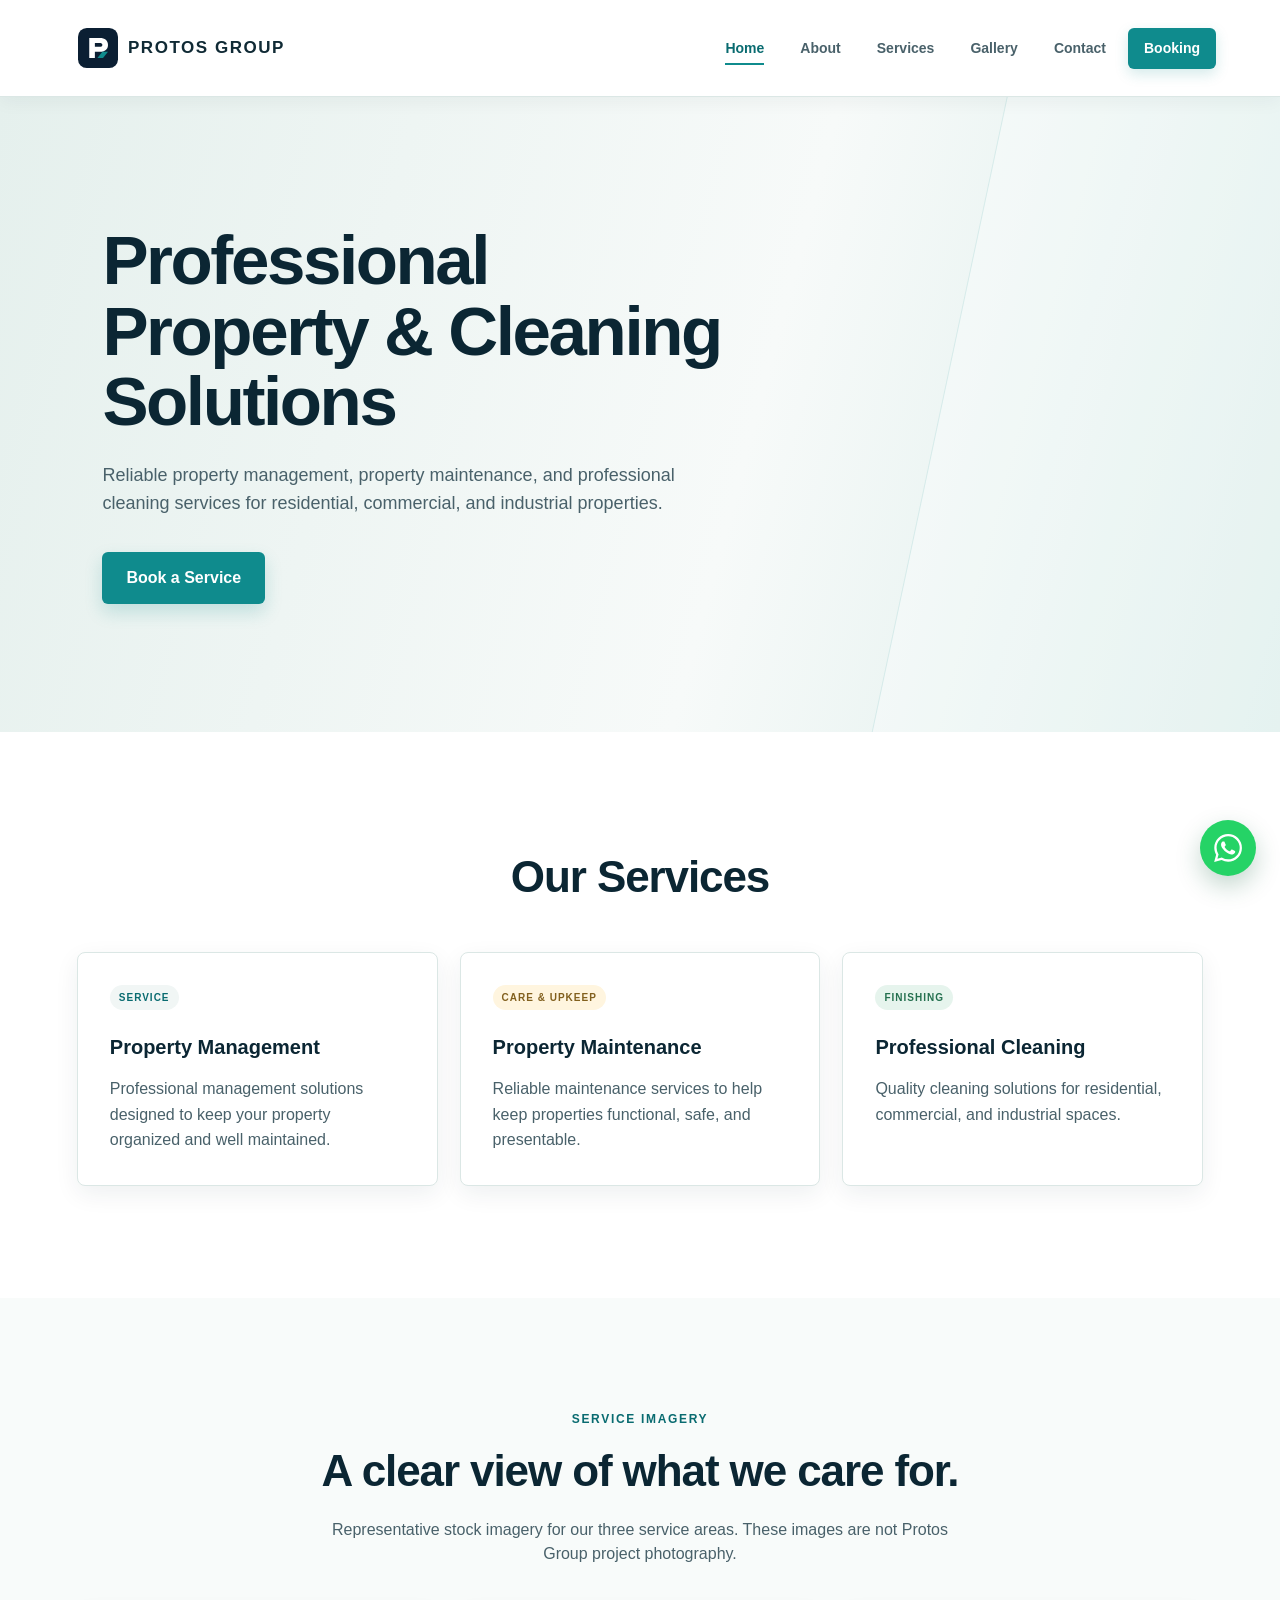
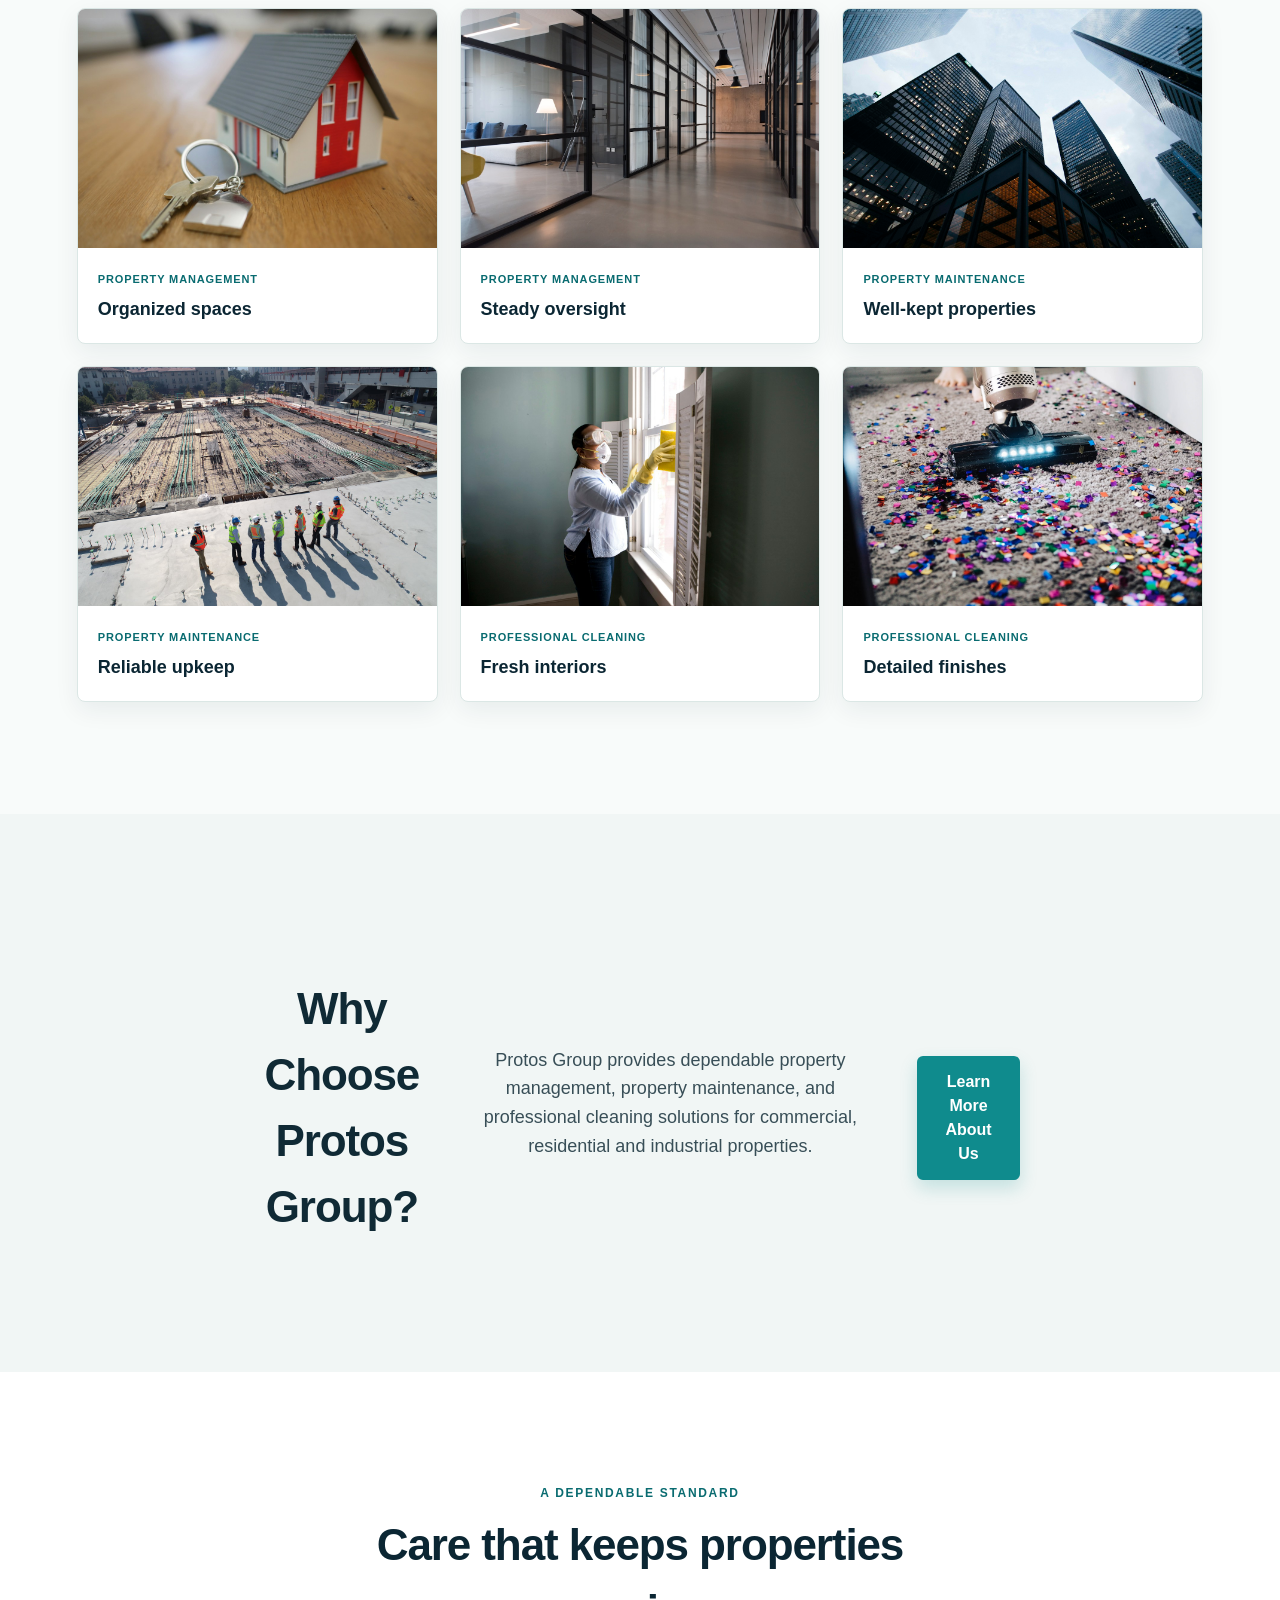
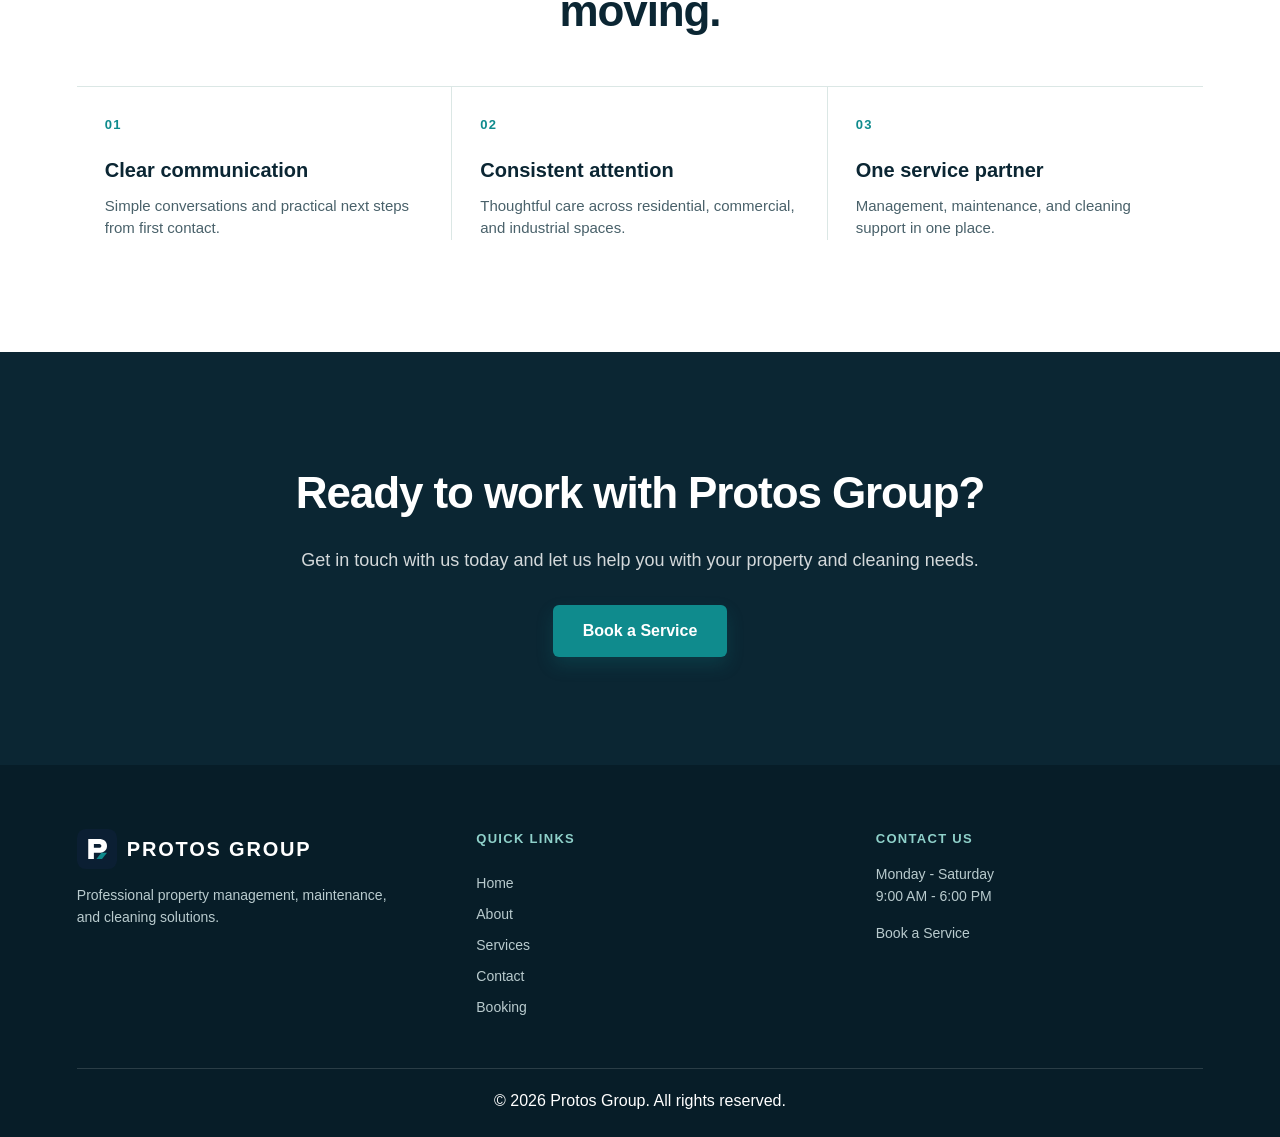
<file: index.html>
<!doctype html>
<html lang="en">
  <head>
    <meta charset="UTF-8" />
    <meta name="viewport" content="width=device-width, initial-scale=1.0" />
    <title>Protos Group | Property & Cleaning Services</title>
    <link rel="icon" href="./logo.svg" type="image/svg+xml" />
    <link rel="stylesheet" href="./css/style.css" />
  </head>
  <body>
    <header>
      <nav>
        <a class="brand" href="index.html" aria-label="Protos Group home">
          <img src="logo.svg" alt="" />
          <span>PROTOS GROUP</span>
        </a>
        <button class="menu-toggle" aria-label="Open navigation">
          <span></span>
          <span></span>
          <span></span>
        </button>
        <ul>
          <li><a href="index.html" aria-current="page">Home</a></li>
          <li><a href="about.html">About</a></li>
          <li><a href="services.html">Services</a></li>
          <li><a href="index.html#gallery">Gallery</a></li>
          <li><a href="contact.html">Contact</a></li>
          <li><a href="booking.html">Booking</a></li>
        </ul>
      </nav>
    </header>
    <section class="hero">
      <div class="hero-content">
        <h2>Professional Property & Cleaning Solutions</h2>
        <p>
          Reliable property management, property maintenance, and professional
          cleaning services for residential, commercial, and industrial
          properties.
        </p>
        <a href="booking.html">Book a Service</a>
      </div>
    </section>
    <section class="services-preview">
      <h2>Our Services</h2>
      <div class="service-container">
        <div class="service-card">
          <h3>Property Management</h3>
          <p>
            Professional management solutions designed to keep your property
            organized and well maintained.
          </p>
        </div>
        <div class="service-card">
          <h3>Property Maintenance</h3>
          <p>
            Reliable maintenance services to help keep properties functional,
            safe, and presentable.
          </p>
        </div>
        <div class="service-card">
          <h3>Professional Cleaning</h3>
          <p>
            Quality cleaning solutions for residential, commercial, and
            industrial spaces.
          </p>
        </div>
      </div>
    </section>
    <section class="gallery-section" id="gallery">
      <div class="gallery-heading">
        <p class="section-kicker">Service imagery</p>
        <h2>A clear view of what we care for.</h2>
        <p>
          Representative stock imagery for our three service areas. These images
          are not Protos Group project photography.
        </p>
      </div>
      <div class="gallery-grid">
        <figure class="gallery-card">
          <div class="gallery-image">
            <img
              src="images/property-management-01.jpg"
              alt="Residential property exterior representing property management"
              loading="lazy"
            />
          </div>
          <figcaption>
            <span>Property Management</span>
            <h3>Organized spaces</h3>
          </figcaption>
        </figure>
        <figure class="gallery-card">
          <div class="gallery-image">
            <img
              src="images/property-management-02.jpg"
              alt="Organized professional office representing property management"
              loading="lazy"
            />
          </div>
          <figcaption>
            <span>Property Management</span>
            <h3>Steady oversight</h3>
          </figcaption>
        </figure>
        <figure class="gallery-card">
          <div class="gallery-image">
            <img
              src="images/property-maintenance-01.jpg"
              alt="Maintained commercial building representing property maintenance"
              loading="lazy"
            />
          </div>
          <figcaption>
            <span>Property Maintenance</span>
            <h3>Well-kept properties</h3>
          </figcaption>
        </figure>
        <figure class="gallery-card">
          <div class="gallery-image">
            <img
              src="images/property-maintenance-02.jpg"
              alt="Active building maintenance work site"
              loading="lazy"
            />
          </div>
          <figcaption>
            <span>Property Maintenance</span>
            <h3>Reliable upkeep</h3>
          </figcaption>
        </figure>
        <figure class="gallery-card">
          <div class="gallery-image">
            <img
              src="images/professional-cleaning-01.jpg"
              alt="Professional cleaner working in a bright interior"
              loading="lazy"
            />
          </div>
          <figcaption>
            <span>Professional Cleaning</span>
            <h3>Fresh interiors</h3>
          </figcaption>
        </figure>
        <figure class="gallery-card">
          <div class="gallery-image">
            <img
              src="images/professional-cleaning-02.jpg"
              alt="Professional cleaning tools and supplies"
              loading="lazy"
            />
          </div>
          <figcaption>
            <span>Professional Cleaning</span>
            <h3>Detailed finishes</h3>
          </figcaption>
        </figure>
      </div>
    </section>
    <section class="about-preview">
      <div class="about-content">
        <h2>Why Choose Protos Group?</h2>
        <p>
          Protos Group provides dependable property management, property
          maintenance, and professional cleaning solutions for commercial,
          residential and industrial properties.
        </p>
        <a href="about.html">Learn More About Us</a>
      </div>
    </section>
    <section class="trust-section">
      <div class="trust-heading">
        <p class="section-kicker">A dependable standard</p>
        <h2>Care that keeps properties moving.</h2>
      </div>
      <div class="trust-grid">
        <div class="trust-item">
          <span class="trust-number">01</span>
          <h3>Clear communication</h3>
          <p>
            Simple conversations and practical next steps from first contact.
          </p>
        </div>
        <div class="trust-item">
          <span class="trust-number">02</span>
          <h3>Consistent attention</h3>
          <p>
            Thoughtful care across residential, commercial, and industrial
            spaces.
          </p>
        </div>
        <div class="trust-item">
          <span class="trust-number">03</span>
          <h3>One service partner</h3>
          <p>Management, maintenance, and cleaning support in one place.</p>
        </div>
      </div>
    </section>
    <section class="cta">
      <div class="cta-content">
        <h2>Ready to work with Protos Group?</h2>
        <p>
          Get in touch with us today and let us help you with your property and
          cleaning needs.
        </p>
        <a href="booking.html">Book a Service</a>
      </div>
    </section>
    <a
      href="https://wa.me/2347063300548"
      class="whatsapp-button"
      aria-label="Chat with Protos Group on Whatsapp"
      ><svg viewBox="0 0 24 24" aria-hidden="true">
        <path
          d="M20.52 3.48A11.82 11.82 0 0 0 12.09 0C5.56 0 .24 5.32.24 11.86c0 2.09.55 4.13 1.59 5.93L.14 24l6.35-1.66a11.86 11.86 0 0 0 5.6 1.42h.01c6.53 0 11.85-5.32 11.85-11.86 0-3.17-1.23-6.15-3.43-8.42ZM12.1 21.72h-.01a9.85 9.85 0 0 1-5.03-1.38l-.36-.21-3.77.99 1.01-3.67-.23-.38a9.84 9.84 0 0 1-1.5-5.21C2.21 6.43 6.64 2 12.1 2c2.65 0 5.14 1.03 7.01 2.9a9.85 9.85 0 0 1 2.9 7.01c0 5.46-4.44 9.81-9.91 9.81Zm5.41-7.36c-.3-.15-1.77-.87-2.04-.97-.27-.1-.47-.15-.67.15-.2.3-.77.97-.94 1.17-.17.2-.35.22-.64.07-.3-.15-1.26-.46-2.4-1.48-.89-.79-1.49-1.77-1.66-2.07-.17-.3-.02-.46.13-.61.13-.13.3-.35.45-.52.15-.17.2-.3.3-.5.1-.2.05-.37-.02-.52-.07-.15-.67-1.61-.92-2.21-.24-.58-.48-.5-.67-.51h-.57c-.2 0-.52.07-.79.37-.27.3-1.04 1.02-1.04 2.49s1.07 2.89 1.22 3.09c.15.2 2.1 3.2 5.08 4.49.71.31 1.27.49 1.71.63.72.23 1.38.2 1.9.12.58-.09 1.77-.72 2.02-1.42.25-.7.25-1.3.17-1.42-.07-.12-.27-.2-.57-.35Z"
        /></svg
    ></a>
    <footer>
      <div class="footer-content">
        <div class="footer-brand">
          <h2 class="footer-logo">
            <img src="logo.svg" alt="" />
            <span>PROTOS GROUP</span>
          </h2>
          <p>
            Professional property management, maintenance, and cleaning
            solutions.
          </p>
        </div>
        <div class="footer-links">
          <h3>Quick Links</h3>
          <a href="index.html">Home</a>
          <a href="about.html">About</a>
          <a href="services.html">Services</a>
          <a href="contact.html">Contact</a>
          <a href="booking.html">Booking</a>
        </div>
        <div class="footer-contact">
          <h3>Contact Us</h3>

          <p>Monday - Saturday</p>
          <p>9:00 AM - 6:00 PM</p>

          <a href="booking.html">Book a Service</a>
        </div>
      </div>
      <div class="footer-bottom">
        <p>&copy; 2026 Protos Group. All rights reserved.</p>
      </div>
    </footer>
    <script src="script.js"></script>
  </body>
</html>
</file>
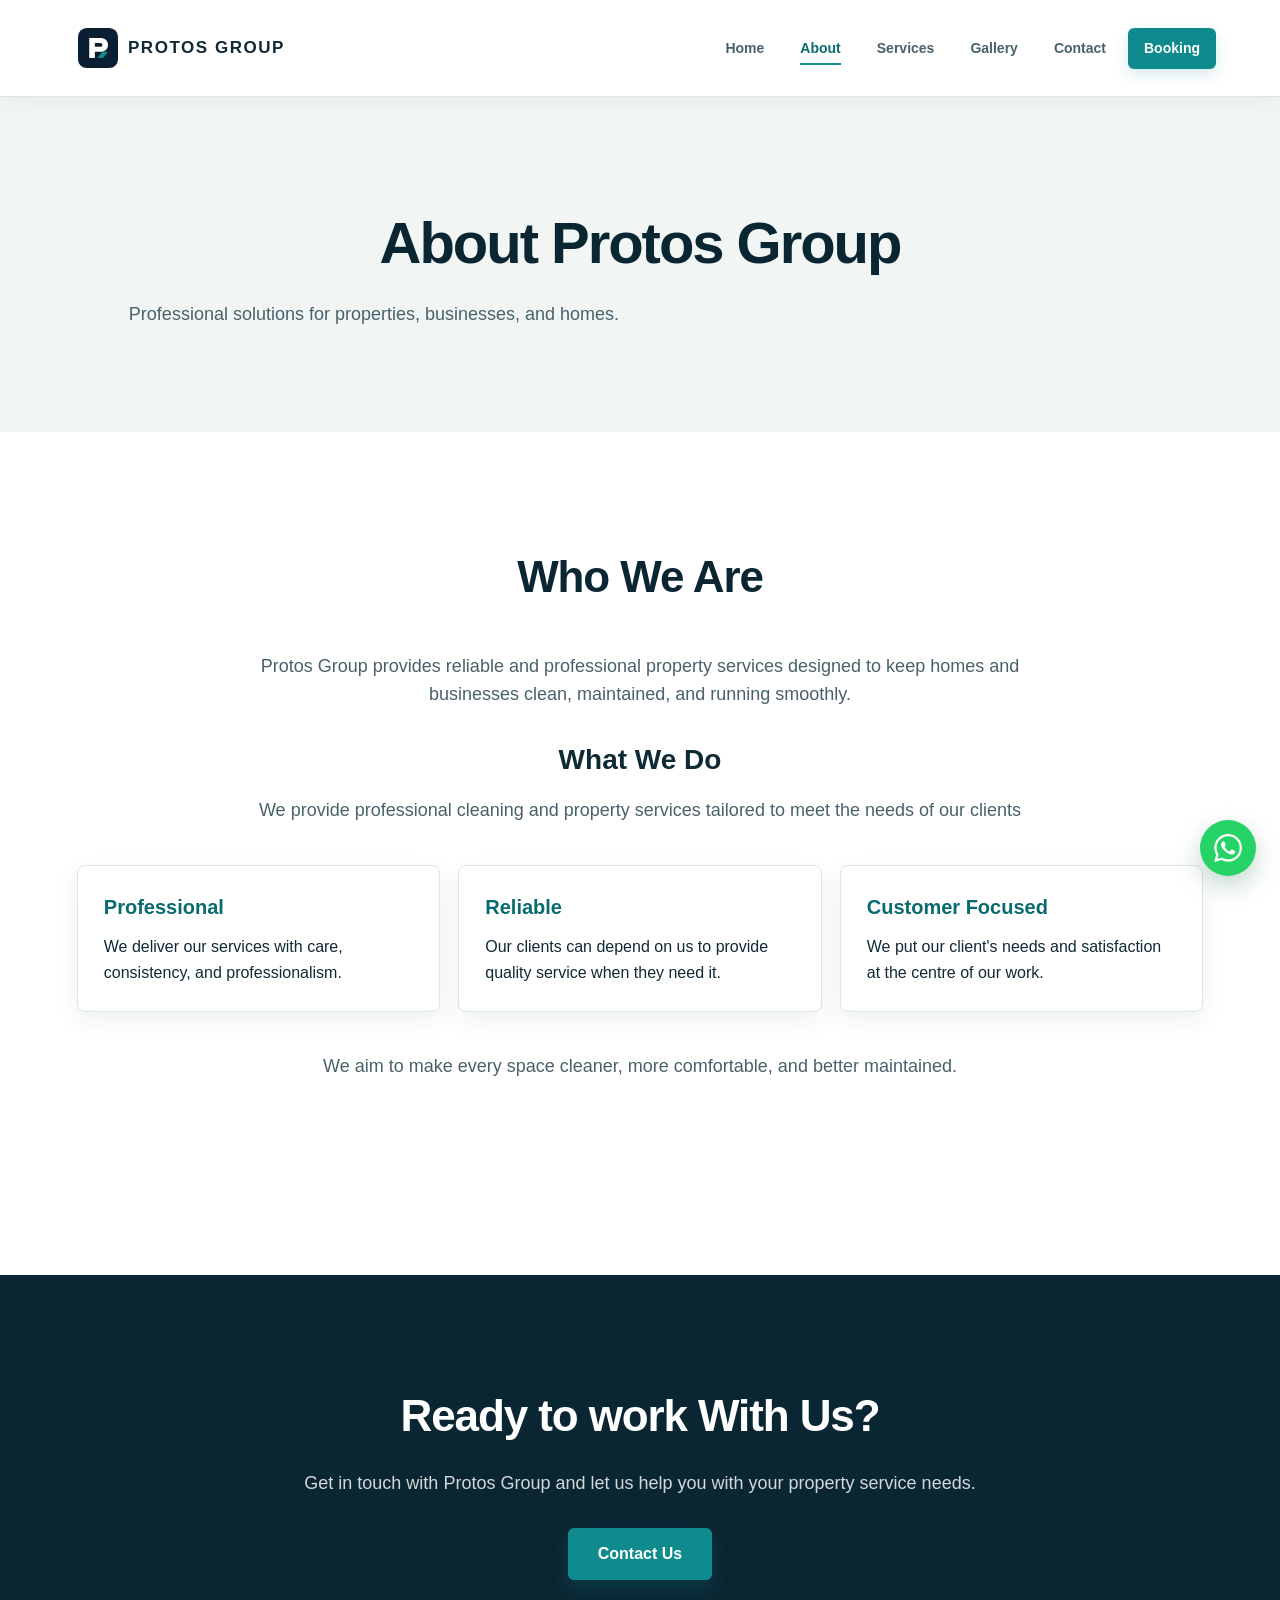
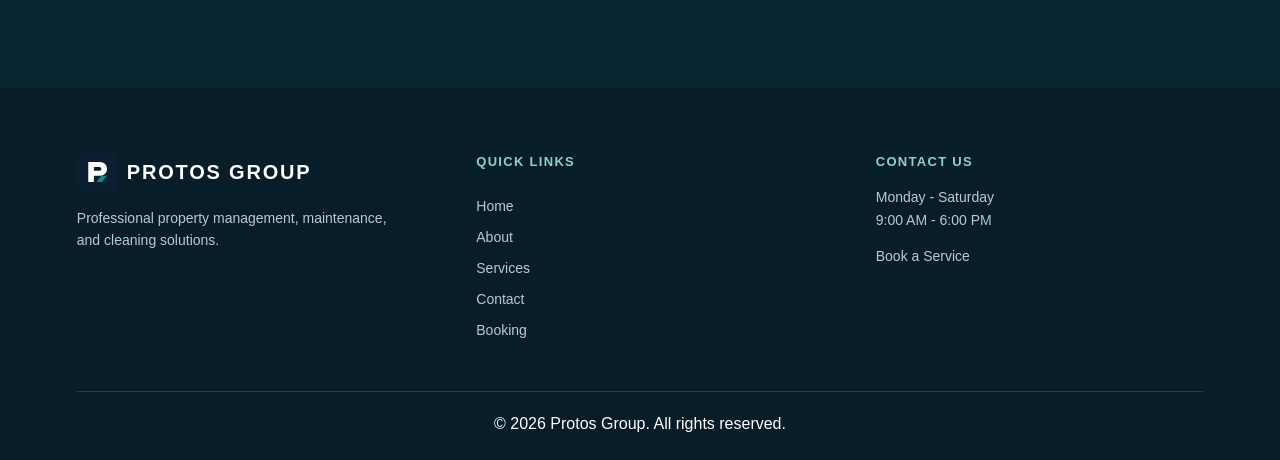
<file: about.html>
<!doctype html>
<html lang="en">
  <head>
    <meta charset="UTF-8" />
    <meta name="viewport" content="width=device-width, initial-scale=1.0" />
    <title>About Us | Protos Group</title>
    <link rel="icon" href="./logo.svg" type="image/svg+xml" />
    <link rel="stylesheet" href="./css/style.css" />
  </head>
  <body>
    <header>
      <nav>
        <a class="brand" href="index.html" aria-label="Protos Group home">
          <img src="logo.svg" alt="" />
          <span>PROTOS GROUP</span>
        </a>
        <button class="menu-toggle" aria-label="Open navigation">
          <span></span>
          <span></span>
          <span></span>
        </button>
        <ul>
          <li><a href="index.html">Home</a></li>
          <li><a href="about.html" aria-current="page">About</a></li>
          <li><a href="services.html">Services</a></li>
          <li><a href="index.html#gallery">Gallery</a></li>
          <li><a href="contact.html">Contact</a></li>
          <li><a href="booking.html">Booking</a></li>
        </ul>
      </nav>
    </header>
    <main>
      <section class="about-hero">
        <h1>About Protos Group</h1>
        <p>Professional solutions for properties, businesses, and homes.</p>
      </section>
      <section class="about-intro">
        <h2>Who We Are</h2>
        <p>
          Protos Group provides reliable and professional property services
          designed to keep homes and businesses clean, maintained, and running
          smoothly.
        </p>
        <h3>What We Do</h3>
        <p>
          We provide professional cleaning and property services tailored to
          meet the needs of our clients
        </p>
        <div class="about-highlights">
          <div class="highlights">
            <h4>Professional</h4>
            <p>
              We deliver our services with care, consistency, and
              professionalism.
            </p>
          </div>
          <div class="highlights">
            <h4>Reliable</h4>
            <p>
              Our clients can depend on us to provide quality service when they
              need it.
            </p>
          </div>
          <div class="highlights">
            <h4>Customer Focused</h4>
            <p>
              We put our client's needs and satisfaction at the centre of our
              work.
            </p>
          </div>
        </div>
        <p>
          We aim to make every space cleaner, more comfortable, and better
          maintained.
        </p>
        <a href="booking.html">Book Our Services</a>
      </section>
      <section class="about-cta">
        <h2>Ready to work With Us?</h2>
        <p>
          Get in touch with Protos Group and let us help you with your property
          service needs.
        </p>
        <a href="contact.html">Contact Us</a>
      </section>
    </main>
    <a
      href="https://wa.me/2347063300548"
      class="whatsapp-button"
      aria-label="Chat with Protos Group on Whatsapp"
      ><svg viewBox="0 0 24 24" aria-hidden="true">
        <path
          d="M20.52 3.48A11.82 11.82 0 0 0 12.09 0C5.56 0 .24 5.32.24 11.86c0 2.09.55 4.13 1.59 5.93L.14 24l6.35-1.66a11.86 11.86 0 0 0 5.6 1.42h.01c6.53 0 11.85-5.32 11.85-11.86 0-3.17-1.23-6.15-3.43-8.42ZM12.1 21.72h-.01a9.85 9.85 0 0 1-5.03-1.38l-.36-.21-3.77.99 1.01-3.67-.23-.38a9.84 9.84 0 0 1-1.5-5.21C2.21 6.43 6.64 2 12.1 2c2.65 0 5.14 1.03 7.01 2.9a9.85 9.85 0 0 1 2.9 7.01c0 5.46-4.44 9.81-9.91 9.81Zm5.41-7.36c-.3-.15-1.77-.87-2.04-.97-.27-.1-.47-.15-.67.15-.2.3-.77.97-.94 1.17-.17.2-.35.22-.64.07-.3-.15-1.26-.46-2.4-1.48-.89-.79-1.49-1.77-1.66-2.07-.17-.3-.02-.46.13-.61.13-.13.3-.35.45-.52.15-.17.2-.3.3-.5.1-.2.05-.37-.02-.52-.07-.15-.67-1.61-.92-2.21-.24-.58-.48-.5-.67-.51h-.57c-.2 0-.52.07-.79.37-.27.3-1.04 1.02-1.04 2.49s1.07 2.89 1.22 3.09c.15.2 2.1 3.2 5.08 4.49.71.31 1.27.49 1.71.63.72.23 1.38.2 1.9.12.58-.09 1.77-.72 2.02-1.42.25-.7.25-1.3.17-1.42-.07-.12-.27-.2-.57-.35Z"
        /></svg
    ></a>
    <footer>
      <div class="footer-content">
        <div class="footer-brand">
          <h2 class="footer-logo">
            <img src="logo.svg" alt="" />
            <span>PROTOS GROUP</span>
          </h2>
          <p>
            Professional property management, maintenance, and cleaning
            solutions.
          </p>
        </div>
        <div class="footer-links">
          <h3>Quick Links</h3>
          <a href="index.html">Home</a>
          <a href="about.html">About</a>
          <a href="services.html">Services</a>
          <a href="contact.html">Contact</a>
          <a href="booking.html">Booking</a>
        </div>
        <div class="footer-contact">
          <h3>Contact Us</h3>

          <p>Monday - Saturday</p>
          <p>9:00 AM - 6:00 PM</p>

          <a href="booking.html">Book a Service</a>
        </div>
      </div>
      <div class="footer-bottom">
        <p>&copy; 2026 Protos Group. All rights reserved.</p>
      </div>
    </footer>
    <script src="script.js"></script>
  </body>
</html>
</file>
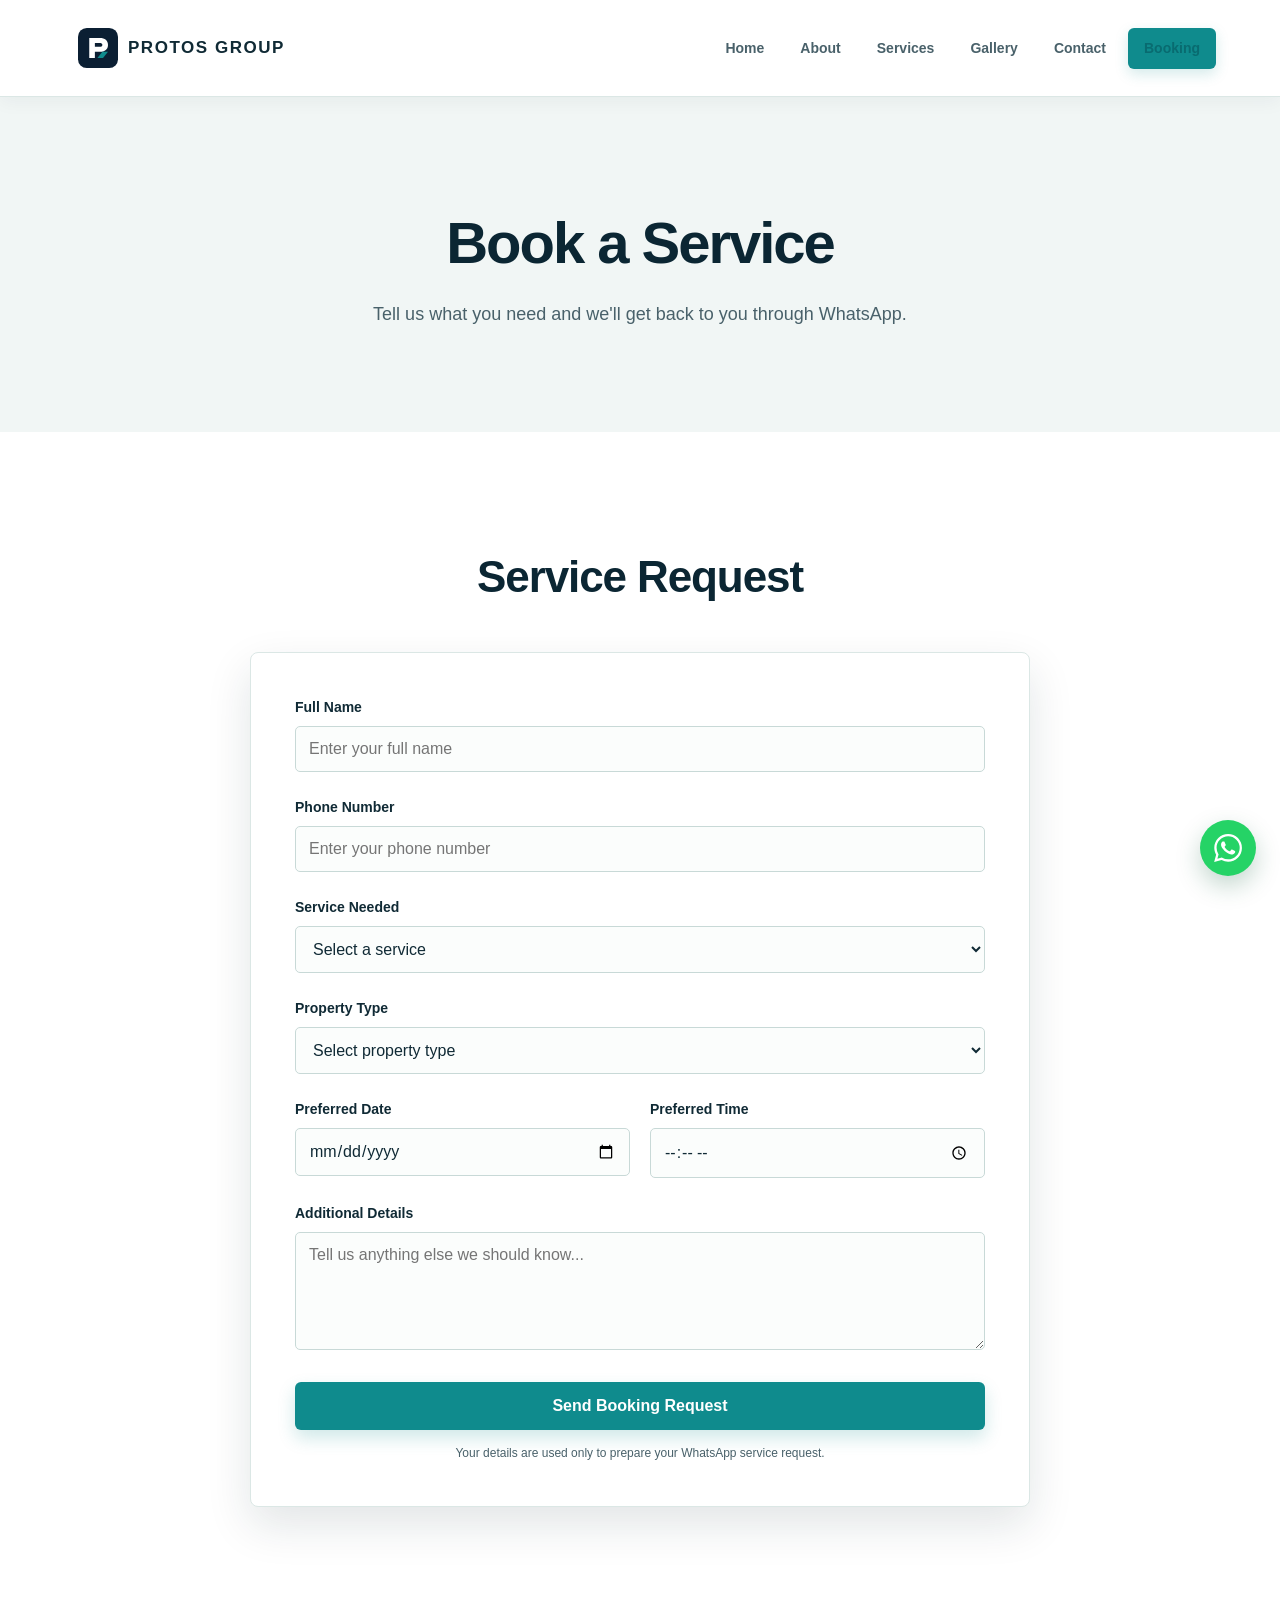
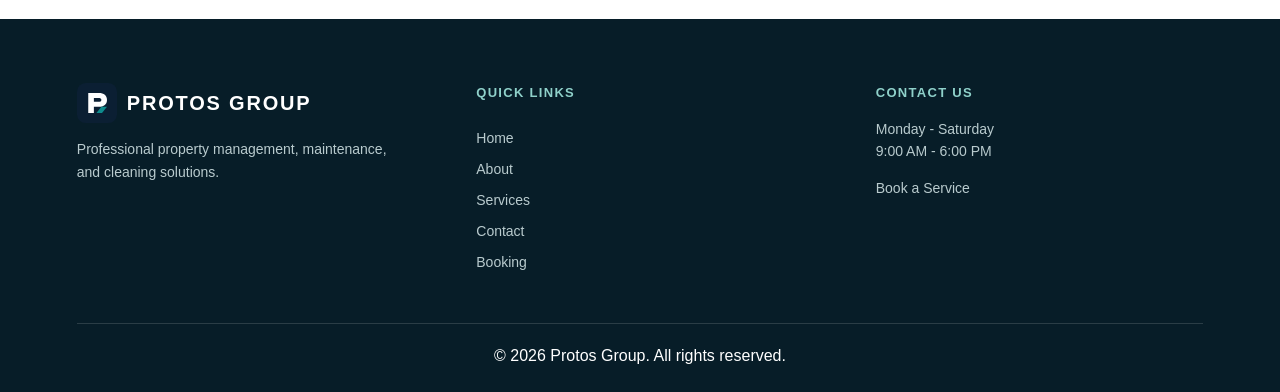
<file: booking.html>
<!doctype html>
<html lang="en">
  <head>
    <meta charset="UTF-8" />
    <meta name="viewport" content="width=device-width, initial-scale=1.0" />
    <title>Book a Service | Protos Group</title>
    <link rel="icon" href="./logo.svg" type="image/svg+xml" />
    <link rel="stylesheet" href="./css/style.css" />
  </head>

  <body>
    <header>
      <nav>
        <a class="brand" href="index.html" aria-label="Protos Group home">
          <img src="logo.svg" alt="" />
          <span>PROTOS GROUP</span>
        </a>

        <button class="menu-toggle" aria-label="Open navigation">
          <span></span>
          <span></span>
          <span></span>
        </button>

        <ul>
          <li><a href="index.html">Home</a></li>
          <li><a href="about.html">About</a></li>
          <li><a href="services.html">Services</a></li>
          <li><a href="index.html#gallery">Gallery</a></li>
          <li><a href="contact.html">Contact</a></li>
          <li><a href="booking.html" aria-current="page">Booking</a></li>
        </ul>
      </nav>
    </header>

    <main>
      <section class="booking-hero">
        <h1>Book a Service</h1>
        <p>Tell us what you need and we'll get back to you through WhatsApp.</p>
      </section>

      <section class="booking-section">
        <h2>Service Request</h2>

        <form id="booking-form">
          <div class="form-group">
            <label for="name">Full Name</label>
            <input
              type="text"
              id="name"
              name="name"
              placeholder="Enter your full name"
              required
            />
          </div>

          <div class="form-group">
            <label for="phone">Phone Number</label>
            <input
              type="tel"
              id="phone"
              name="phone"
              placeholder="Enter your phone number"
              required
            />
          </div>

          <div class="form-group">
            <label for="service">Service Needed</label>
            <select id="service" name="service" required>
              <option value="">Select a service</option>
              <option value="Property Management">Property Management</option>
              <option value="Property Maintenance">Property Maintenance</option>
              <option value="Professional Cleaning">
                Professional Cleaning
              </option>
            </select>
          </div>

          <div class="form-group">
            <label for="property">Property Type</label>
            <select id="property" name="property" required>
              <option value="">Select property type</option>
              <option value="Residential">Residential</option>
              <option value="Commercial">Commercial</option>
              <option value="Industrial">Industrial</option>
            </select>
          </div>

          <div class="form-row">
            <div class="form-group">
              <label for="date">Preferred Date</label>
              <input type="date" id="date" name="date" required />
            </div>

            <div class="form-group">
              <label for="time">Preferred Time</label>
              <input type="time" id="time" name="time" required />
            </div>
          </div>

          <div class="form-group">
            <label for="message">Additional Details</label>
            <textarea
              id="message"
              name="message"
              rows="5"
              placeholder="Tell us anything else we should know..."
            ></textarea>
          </div>

          <button type="submit">Send Booking Request</button>
          <p class="form-note">
            Your details are used only to prepare your WhatsApp service request.
          </p>
        </form>
      </section>
    </main>

    <a
      href="https://wa.me/2347063300548"
      class="whatsapp-button"
      aria-label="Chat with Protos Group on WhatsApp"
    >
      <svg viewBox="0 0 24 24" aria-hidden="true">
        <path
          d="M20.52 3.48A11.82 11.82 0 0 0 12.09 0C5.56 0 .24 5.32.24 11.86c0 2.09.55 4.13 1.59 5.93L.14 24l6.35-1.66a11.86 11.86 0 0 0 5.6 1.42h.01c6.53 0 11.85-5.32 11.85-11.86 0-3.17-1.23-6.15-3.43-8.42ZM12.1 21.72h-.01a9.85 9.85 0 0 1-5.03-1.38l-.36-.21-3.77.99 1.01-3.67-.23-.38a9.84 9.84 0 0 1-1.5-5.21C2.21 6.43 6.64 2 12.1 2c2.65 0 5.14 1.03 7.01 2.9a9.85 9.85 0 0 1 2.9 7.01c0 5.46-4.44 9.81-9.91 9.81Zm5.41-7.36c-.3-.15-1.77-.87-2.04-.97-.27-.1-.47-.15-.67.15-.2.3-.77.97-.94 1.17-.17.2-.35.22-.64.07-.3-.15-1.26-.46-2.4-1.48-.89-.79-1.49-1.77-1.66-2.07-.17-.3-.02-.46.13-.61.13-.13.3-.35.45-.52.15-.17.2-.3.3-.5.1-.2.05-.37-.02-.52-.07-.15-.67-1.61-.92-2.21-.24-.58-.48-.5-.67-.51h-.57c-.2 0-.52.07-.79.37-.27.3-1.04 1.02-1.04 2.49s1.07 2.89 1.22 3.09c.15.2 2.1 3.2 5.08 4.49.71.31 1.27.49 1.71.63.72.23 1.38.2 1.9.12.58-.09 1.77-.72 2.02-1.42.25-.7.25-1.3.17-1.42-.07-.12-.27-.2-.57-.35Z"
        />
      </svg>
    </a>

    <footer>
      <div class="footer-content">
        <div class="footer-brand">
          <h2 class="footer-logo">
            <img src="logo.svg" alt="" />
            <span>PROTOS GROUP</span>
          </h2>
          <p>
            Professional property management, maintenance, and cleaning
            solutions.
          </p>
        </div>

        <div class="footer-links">
          <h3>Quick Links</h3>
          <a href="index.html">Home</a>
          <a href="about.html">About</a>
          <a href="services.html">Services</a>
          <a href="contact.html">Contact</a>
          <a href="booking.html">Booking</a>
        </div>

        <div class="footer-contact">
          <h3>Contact Us</h3>
          <p>Monday - Saturday</p>
          <p>9:00 AM - 6:00 PM</p>
          <a href="booking.html">Book a Service</a>
        </div>
      </div>

      <div class="footer-bottom">
        <p>&copy; 2026 Protos Group. All rights reserved.</p>
      </div>
    </footer>

    <script src="script.js"></script>
  </body>
</html>
</file>
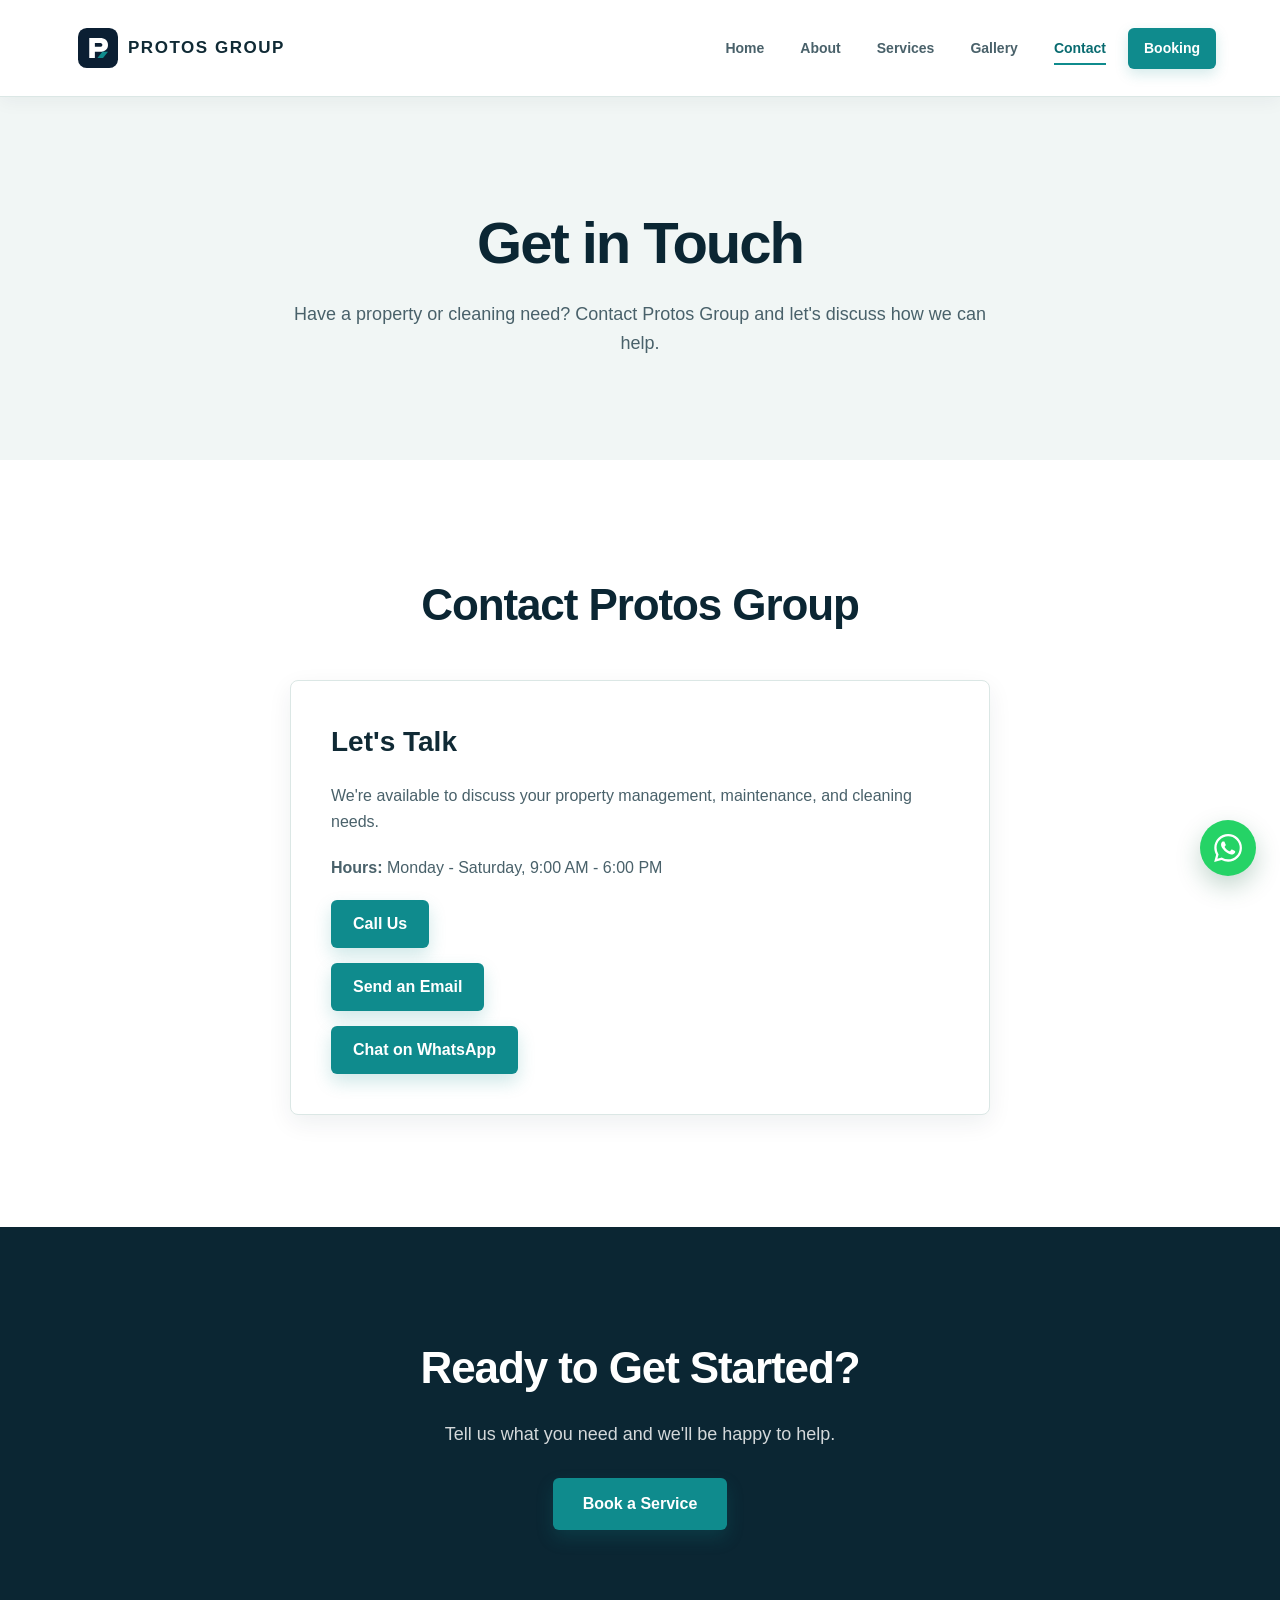
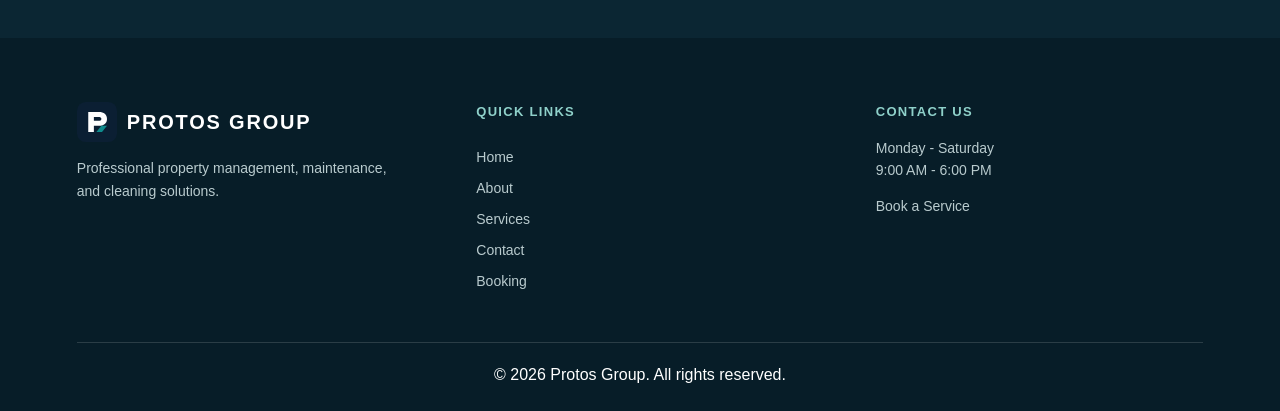
<file: contact.html>
<!doctype html>
<html lang="en">
  <head>
    <meta charset="UTF-8" />
    <meta name="viewport" content="width=device-width, initial-scale=1.0" />
    <title>Contact Us | Protos Group</title>
    <link rel="icon" href="./logo.svg" type="image/svg+xml" />
    <link rel="stylesheet" href="./css/style.css" />
  </head>

  <body>
    <header>
      <nav>
        <a class="brand" href="index.html" aria-label="Protos Group home">
          <img src="logo.svg" alt="" />
          <span>PROTOS GROUP</span>
        </a>

        <button class="menu-toggle" aria-label="Open navigation">
          <span></span>
          <span></span>
          <span></span>
        </button>

        <ul>
          <li><a href="index.html">Home</a></li>
          <li><a href="about.html">About</a></li>
          <li><a href="services.html">Services</a></li>
          <li><a href="index.html#gallery">Gallery</a></li>
          <li><a href="contact.html" aria-current="page">Contact</a></li>
          <li><a href="booking.html">Booking</a></li>
        </ul>
      </nav>
    </header>

    <main>
      <section class="contact-hero">
        <h1>Get in Touch</h1>
        <p>
          Have a property or cleaning need? Contact Protos Group and let's
          discuss how we can help.
        </p>
      </section>

      <section class="contact-section">
        <h2>Contact Protos Group</h2>

        <div class="contact-container">
          <div class="contact-info">
            <h3>Let's Talk</h3>

            <p>
              We're available to discuss your property management, maintenance,
              and cleaning needs.
            </p>

            <p><strong>Hours:</strong> Monday - Saturday, 9:00 AM - 6:00 PM</p>

            <a href="tel:+2347063300548">Call Us</a>

            <a href="mailto:YOUREMAIL">Send an Email</a>

            <a href="https://wa.me/2347063300548">Chat on WhatsApp</a>
          </div>
        </div>
      </section>

      <section class="contact-cta">
        <h2>Ready to Get Started?</h2>

        <p>Tell us what you need and we'll be happy to help.</p>

        <a href="booking.html">Book a Service</a>
      </section>
    </main>

    <a
      href="https://wa.me/2347063300548"
      class="whatsapp-button"
      aria-label="Chat with Protos Group on WhatsApp"
    >
      <svg viewBox="0 0 24 24" aria-hidden="true">
        <path
          d="M20.52 3.48A11.82 11.82 0 0 0 12.09 0C5.56 0 .24 5.32.24 11.86c0 2.09.55 4.13 1.59 5.93L.14 24l6.35-1.66a11.86 11.86 0 0 0 5.6 1.42h.01c6.53 0 11.85-5.32 11.85-11.86 0-3.17-1.23-6.15-3.43-8.42ZM12.1 21.72h-.01a9.85 9.85 0 0 1-5.03-1.38l-.36-.21-3.77.99 1.01-3.67-.23-.38a9.84 9.84 0 0 1-1.5-5.21C2.21 6.43 6.64 2 12.1 2c2.65 0 5.14 1.03 7.01 2.9a9.85 9.85 0 0 1 2.9 7.01c0 5.46-4.44 9.81-9.91 9.81Zm5.41-7.36c-.3-.15-1.77-.87-2.04-.97-.27-.1-.47-.15-.67.15-.2.3-.77.97-.94 1.17-.17.2-.35.22-.64.07-.3-.15-1.26-.46-2.4-1.48-.89-.79-1.49-1.77-1.66-2.07-.17-.3-.02-.46.13-.61.13-.13.3-.35.45-.52.15-.17.2-.3.3-.5.1-.2.05-.37-.02-.52-.07-.15-.67-1.61-.92-2.21-.24-.58-.48-.5-.67-.51h-.57c-.2 0-.52.07-.79.37-.27.3-1.04 1.02-1.04 2.49s1.07 2.89 1.22 3.09c.15.2 2.1 3.2 5.08 4.49.71.31 1.27.49 1.71.63.72.23 1.38.2 1.9.12.58-.09 1.77-.72 2.02-1.42.25-.7.25-1.3.17-1.42-.07-.12-.27-.2-.57-.35Z"
        />
      </svg>
    </a>

    <footer>
      <div class="footer-content">
        <div class="footer-brand">
          <h2 class="footer-logo">
            <img src="logo.svg" alt="" />
            <span>PROTOS GROUP</span>
          </h2>
          <p>
            Professional property management, maintenance, and cleaning
            solutions.
          </p>
        </div>

        <div class="footer-links">
          <h3>Quick Links</h3>
          <a href="index.html">Home</a>
          <a href="about.html">About</a>
          <a href="services.html">Services</a>
          <a href="contact.html">Contact</a>
          <a href="booking.html">Booking</a>
        </div>

        <div class="footer-contact">
          <h3>Contact Us</h3>
          <p>Monday - Saturday</p>
          <p>9:00 AM - 6:00 PM</p>
          <a href="booking.html">Book a Service</a>
        </div>
      </div>

      <div class="footer-bottom">
        <p>&copy; 2026 Protos Group. All rights reserved.</p>
      </div>
    </footer>

    <script src="script.js"></script>
  </body>
</html>
</file>
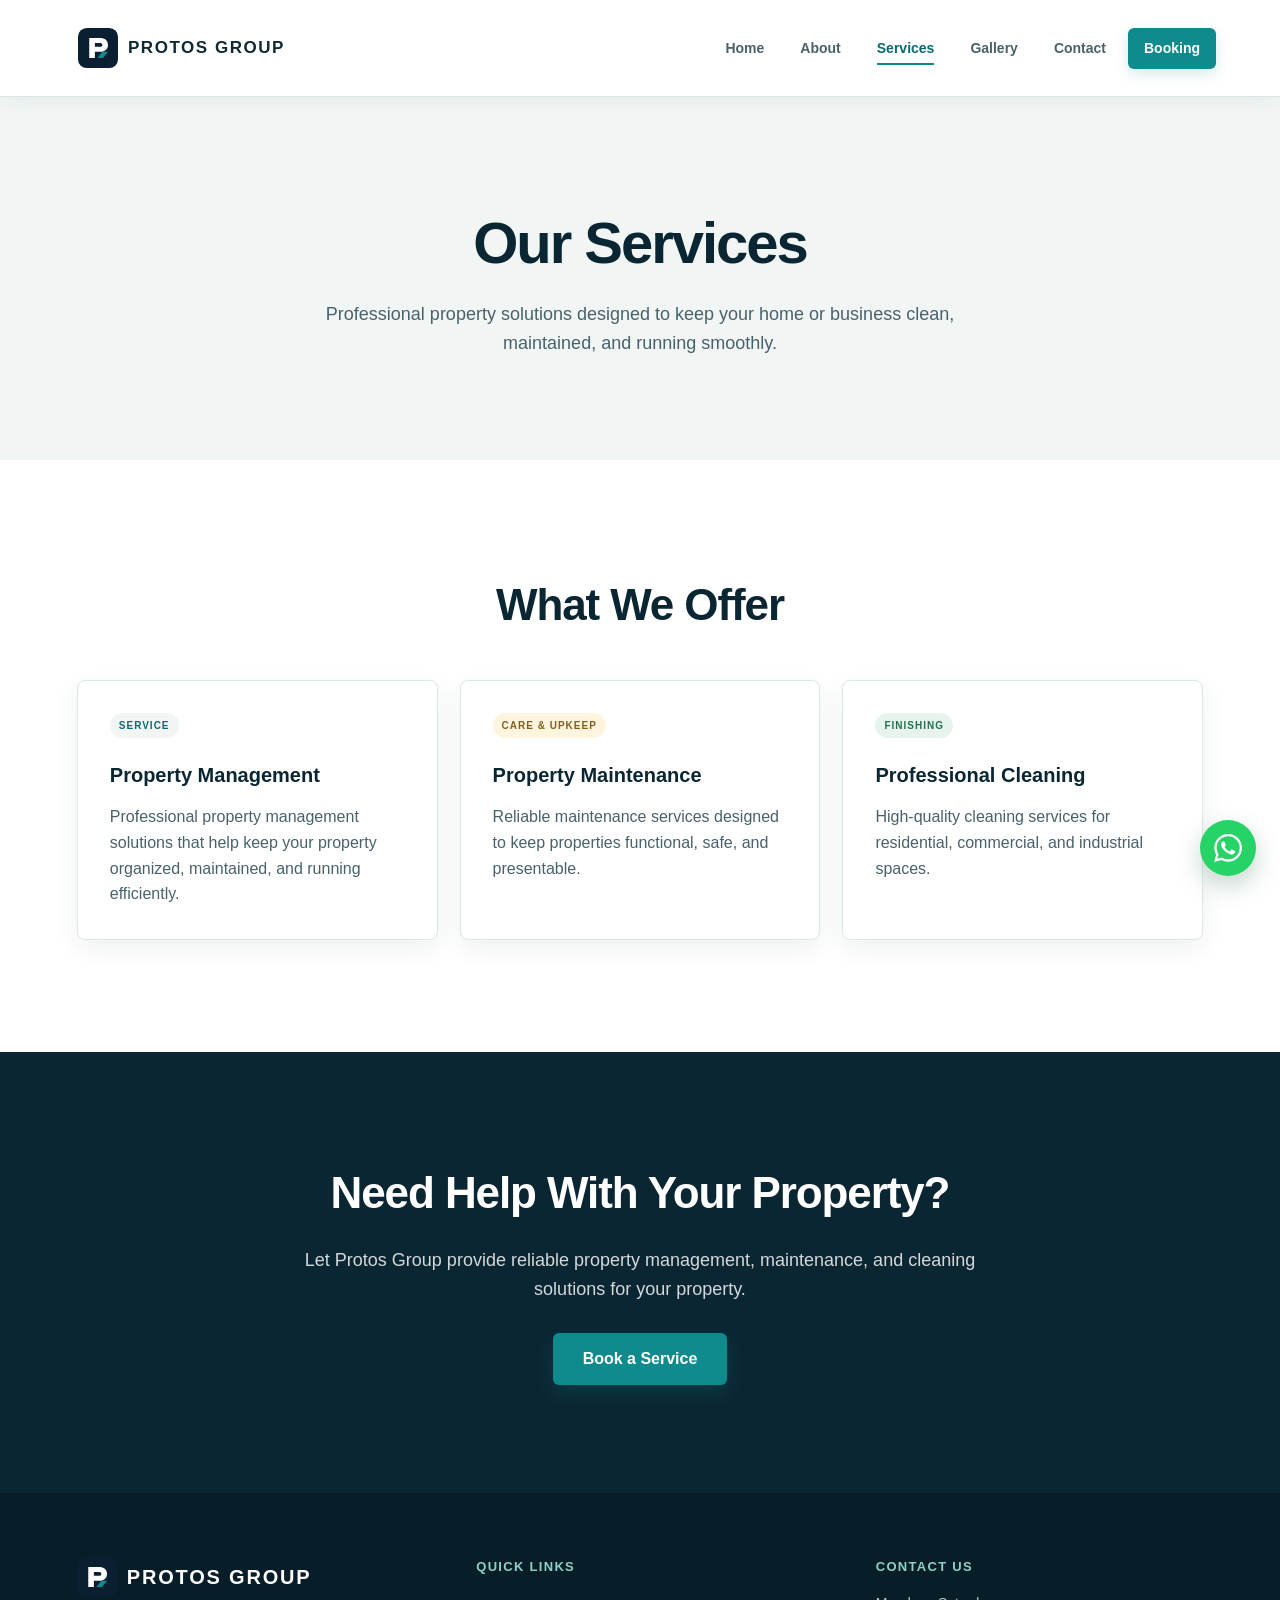
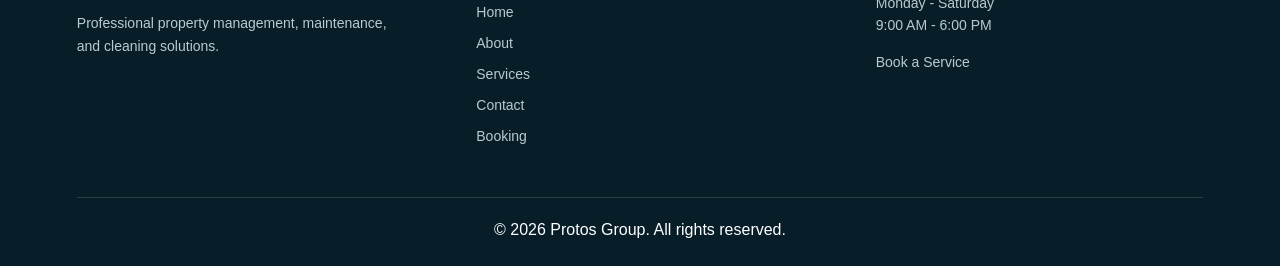
<file: services.html>
<!doctype html>
<html lang="en">
  <head>
    <meta charset="UTF-8" />
    <meta name="viewport" content="width=device-width, initial-scale=1.0" />
    <title>Services | Protos Group</title>
    <link rel="icon" href="./logo.svg" type="image/svg+xml" />
    <link rel="stylesheet" href="./css/style.css" />
  </head>

  <body>
    <header>
      <nav>
        <a class="brand" href="index.html" aria-label="Protos Group home">
          <img src="logo.svg" alt="" />
          <span>PROTOS GROUP</span>
        </a>

        <button class="menu-toggle" aria-label="Open navigation">
          <span></span>
          <span></span>
          <span></span>
        </button>

        <ul>
          <li><a href="index.html">Home</a></li>
          <li><a href="about.html">About</a></li>
          <li><a href="services.html" aria-current="page">Services</a></li>
          <li><a href="index.html#gallery">Gallery</a></li>
          <li><a href="contact.html">Contact</a></li>
          <li><a href="booking.html">Booking</a></li>
        </ul>
      </nav>
    </header>

    <main>
      <section class="services-hero">
        <h1>Our Services</h1>
        <p>
          Professional property solutions designed to keep your home or business
          clean, maintained, and running smoothly.
        </p>
      </section>
      <section class="services-list">
        <h2>What We Offer</h2>

        <div class="services-grid">
          <div class="service-box">
            <h3>Property Management</h3>
            <p>
              Professional property management solutions that help keep your
              property organized, maintained, and running efficiently.
            </p>
          </div>

          <div class="service-box">
            <h3>Property Maintenance</h3>
            <p>
              Reliable maintenance services designed to keep properties
              functional, safe, and presentable.
            </p>
          </div>

          <div class="service-box">
            <h3>Professional Cleaning</h3>
            <p>
              High-quality cleaning services for residential, commercial, and
              industrial spaces.
            </p>
          </div>
        </div>
      </section>
      <section class="services-cta">
        <h2>Need Help With Your Property?</h2>

        <p>
          Let Protos Group provide reliable property management, maintenance,
          and cleaning solutions for your property.
        </p>

        <a href="booking.html">Book a Service</a>
      </section>
    </main>

    <a
      href="https://wa.me/2347063300548"
      class="whatsapp-button"
      aria-label="Chat with Protos Group on WhatsApp"
    >
      <svg viewBox="0 0 24 24" aria-hidden="true">
        <path
          d="M20.52 3.48A11.82 11.82 0 0 0 12.09 0C5.56 0 .24 5.32.24 11.86c0 2.09.55 4.13 1.59 5.93L.14 24l6.35-1.66a11.86 11.86 0 0 0 5.6 1.42h.01c6.53 0 11.85-5.32 11.85-11.86 0-3.17-1.23-6.15-3.43-8.42ZM12.1 21.72h-.01a9.85 9.85 0 0 1-5.03-1.38l-.36-.21-3.77.99 1.01-3.67-.23-.38a9.84 9.84 0 0 1-1.5-5.21C2.21 6.43 6.64 2 12.1 2c2.65 0 5.14 1.03 7.01 2.9a9.85 9.85 0 0 1 2.9 7.01c0 5.46-4.44 9.81-9.91 9.81Zm5.41-7.36c-.3-.15-1.77-.87-2.04-.97-.27-.1-.47-.15-.67.15-.2.3-.77.97-.94 1.17-.17.2-.35.22-.64.07-.3-.15-1.26-.46-2.4-1.48-.89-.79-1.49-1.77-1.66-2.07-.17-.3-.02-.46.13-.61.13-.13.3-.35.45-.52.15-.17.2-.3.3-.5.1-.2.05-.37-.02-.52-.07-.15-.67-1.61-.92-2.21-.24-.58-.48-.5-.67-.51h-.57c-.2 0-.52.07-.79.37-.27.3-1.04 1.02-1.04 2.49s1.07 2.89 1.22 3.09c.15.2 2.1 3.2 5.08 4.49.71.31 1.27.49 1.71.63.72.23 1.38.2 1.9.12.58-.09 1.77-.72 2.02-1.42.25-.7.25-1.3.17-1.42-.07-.12-.27-.2-.57-.35Z"
        />
      </svg>
    </a>

    <footer>
      <div class="footer-content">
        <div class="footer-brand">
          <h2 class="footer-logo">
            <img src="logo.svg" alt="" />
            <span>PROTOS GROUP</span>
          </h2>
          <p>
            Professional property management, maintenance, and cleaning
            solutions.
          </p>
        </div>

        <div class="footer-links">
          <h3>Quick Links</h3>
          <a href="index.html">Home</a>
          <a href="about.html">About</a>
          <a href="services.html">Services</a>
          <a href="contact.html">Contact</a>
          <a href="booking.html">Booking</a>
        </div>

        <div class="footer-contact">
          <h3>Contact Us</h3>
          <p>Monday - Saturday</p>
          <p>9:00 AM - 6:00 PM</p>
          <a href="booking.html">Book a Service</a>
        </div>
      </div>

      <div class="footer-bottom">
        <p>&copy; 2026 Protos Group. All rights reserved.</p>
      </div>
    </footer>

    <script src="script.js"></script>
  </body>
</html>
</file>
<file: css/style.css>
/* GENERAL / RESET */

* {
  margin: 0;
  padding: 0;
  box-sizing: border-box;
}

body {
  font-family: Arial, sans-serif;
}

/* NAVIGATION */

header {
  padding: 20px 60px;
}

nav {
  display: flex;
  justify-content: space-between;
  align-items: center;
}

.brand,
.footer-logo {
  display: inline-flex;
  align-items: center;
  gap: 10px;
  color: inherit;
  text-decoration: none;
  letter-spacing: 0.04em;
}

.brand img,
.footer-logo img {
  width: 42px;
  height: 42px;
  flex: 0 0 auto;
}

.brand {
  font-size: 22px;
  font-weight: 700;
}

.footer-logo {
  font-size: 24px;
}

nav ul {
  display: flex;
  list-style: none;
  gap: 30px;
}

nav a {
  text-decoration: none;
  color: black;
}

.menu-toggle {
  display: none;
  width: 35px;
  padding: 5px;
  border: none;
  background: none;
  cursor: pointer;
}

.menu-toggle span {
  display: block;
  height: 3px;
  margin: 5px 0;
  background-color: black;
  transition: 0.3s ease;
}

/* HOME HERO */

.hero {
  min-height: 80vh;
  display: flex;
  align-items: center;
  padding: 60px;
  background-color: #f4f7f8;
}

.hero-content {
  max-width: 700px;
}

.hero-content h2 {
  font-size: 56px;
  line-height: 1.1;
  margin-bottom: 20px;
}

.hero-content p {
  font-size: 18px;
  line-height: 1.6;
  margin-bottom: 30px;
}

.hero-content a {
  display: inline-block;
  padding: 14px 24px;
  background-color: black;
  color: white;
  text-decoration: none;
  border-radius: 5px;
  font-weight: bold;
}

/* HOME SERVICES */

.services-preview {
  padding: 80px 60px;
}

.services-preview h2 {
  text-align: center;
  font-size: 40px;
  margin-bottom: 50px;
}

.service-container {
  display: flex;
  gap: 30px;
}

.service-card {
  flex: 1;
  padding: 30px;
  background-color: #ffffff;
  border-radius: 10px;
  border: 1px solid #e1e6e8;
  transition:
    transform 0.3s ease,
    box-shadow 0.3s ease;
}

.service-card h3 {
  font-size: 22px;
  margin-bottom: 15px;
}

.service-card p {
  line-height: 1.6;
}

.service-card:hover {
  transform: translateY(-8px);
  box-shadow: 0 10px 25px rgba(0, 0, 0, 0.08);
}

/* HOME ABOUT PREVIEW */

.about-preview {
  padding: 80px 60px;
  background-color: #f4f7f8;
}

.about-content {
  max-width: 800px;
  margin: 0 auto;
  text-align: center;
}

.about-content h2 {
  font-size: 40px;
  margin-bottom: 20px;
}

.about-content p {
  font-size: 18px;
  line-height: 1.6;
  margin-bottom: 30px;
}

.about-content a {
  display: inline-block;
  padding: 14px 28px;
  background-color: #0b1f33;
  color: white;
  text-decoration: none;
  border-radius: 5px;
  font-weight: bold;
  transition: background-color 0.3s ease;
}

.about-content a:hover {
  background-color: #0f8b8d;
}

/* HOME CTA */

.cta {
  padding: 80px 60px;
  background-color: #0b1f33;
  color: white;
}

.cta-content {
  max-width: 800px;
  margin: 0 auto;
  text-align: center;
}

.cta-content h2 {
  font-size: 40px;
  margin-bottom: 20px;
}

.cta-content p {
  font-size: 18px;
  line-height: 1.6;
  margin-bottom: 30px;
}

.cta-content a {
  display: inline-block;
  padding: 14px 30px;
  background-color: #0f8b8d;
  color: white;
  text-decoration: none;
  border-radius: 5px;
  font-weight: bold;
  transition: background-color 0.3s ease;
}

.cta-content a:hover {
  background-color: #ffffff;
  color: #0b1f33;
}

/* ABOUT PAGE */

.about-hero {
  padding: 80px 60px;
  background-color: white;
  text-align: center;
}

.about-hero h1 {
  font-size: 48px;
  margin-bottom: 20px;
}

.about-hero p {
  font-size: 18px;
  line-height: 1.6;
}

.about-intro {
  padding: 80px 60px;
  text-align: center;
}

.about-intro h2 {
  font-size: 40px;
  margin-bottom: 20px;
}

.about-intro > p {
  max-width: 800px;
  margin: 0 auto 30px;
  font-size: 18px;
  line-height: 1.6;
}

.about-intro h3 {
  font-size: 28px;
  margin-bottom: 15px;
}

.about-content {
  max-width: 1000px;
  margin: 50px auto 0;
  display: flex;
  align-items: center;
  gap: 50px;
  text-align: left;
}

.about-text {
  flex: 1;
}

.about-text p {
  line-height: 1.6;
}

.about-image {
  flex: 1;
}

.about-image img {
  width: 100%;
  display: block;
  border-radius: 10px;
}

.about-intro .highlights {
  flex: 1;
  padding: 30px;
  border: 1px solid #e1e6e8;
  border-radius: 10px;
  background-color: #ffffff;
}

.about-intro .highlights h4 {
  font-size: 20px;
  margin-bottom: 12px;
}

.about-intro .highlights p {
  line-height: 1.6;
}

/* ABOUT CTA */

.about-cta {
  padding: 80px 60px;
  background-color: #0b1f33;
  color: white;
  text-align: center;
}

.about-cta h2 {
  font-size: 40px;
  margin-bottom: 20px;
}

.about-cta p {
  max-width: 700px;
  margin: 0 auto 30px;
  font-size: 18px;
  line-height: 1.6;
}

.about-cta a {
  display: inline-block;
  padding: 14px 30px;
  background-color: #0f8b8d;
  color: white;
  text-decoration: none;
  border-radius: 5px;
  font-weight: bold;
}

/* SERVICES PAGE */

.services-hero {
  padding: 80px 60px;
  background-color: #f4f7f8;
  text-align: center;
}

.services-hero h1 {
  font-size: 48px;
  margin-bottom: 20px;
}

.services-hero p {
  max-width: 700px;
  margin: 0 auto;
  font-size: 18px;
  line-height: 1.6;
}

.services-list {
  padding: 80px 60px;
}

.services-list h2 {
  text-align: center;
  font-size: 40px;
  margin-bottom: 50px;
}

.services-grid {
  display: flex;
  gap: 30px;
}

.service-box {
  flex: 1;
  padding: 35px;
  border: 1px solid #e1e6e8;
  border-radius: 10px;
  background-color: #ffffff;
}

.service-box h3 {
  font-size: 24px;
  margin-bottom: 15px;
}

.service-box p {
  line-height: 1.6;
}

.services-cta {
  padding: 80px 60px;
  background-color: #0b1f33;
  color: white;
  text-align: center;
}

.services-cta h2 {
  font-size: 40px;
  margin-bottom: 20px;
}

.services-cta p {
  max-width: 700px;
  margin: 0 auto 30px;
  font-size: 18px;
  line-height: 1.6;
}

.services-cta a {
  display: inline-block;
  padding: 14px 30px;
  background-color: #0f8b8d;
  color: white;
  text-decoration: none;
  border-radius: 5px;
  font-weight: bold;
}

/* CONTACT PAGE */

.contact-hero {
  padding: 80px 60px;
  background-color: #f4f7f8;
  text-align: center;
}

.contact-hero h1 {
  font-size: 48px;
  margin-bottom: 20px;
}

.contact-hero p {
  max-width: 700px;
  margin: 0 auto;
  font-size: 18px;
  line-height: 1.6;
}

.contact-section {
  padding: 80px 60px;
}

.contact-section h2 {
  text-align: center;
  font-size: 40px;
  margin-bottom: 50px;
}

.contact-container {
  max-width: 700px;
  margin: 0 auto;
}

.contact-info {
  padding: 40px;
  border: 1px solid #e1e6e8;
  border-radius: 10px;
  background-color: #ffffff;
}

.contact-info h3 {
  font-size: 28px;
  margin-bottom: 20px;
}

.contact-info p {
  line-height: 1.6;
  margin-bottom: 20px;
}

.contact-info a {
  display: block;
  width: fit-content;
  margin-top: 15px;
  padding: 12px 22px;
  background-color: #0f8b8d;
  color: white;
  text-decoration: none;
  border-radius: 5px;
  font-weight: bold;
}

.contact-cta {
  padding: 80px 60px;
  background-color: #0b1f33;
  color: white;
  text-align: center;
}

.contact-cta h2 {
  font-size: 40px;
  margin-bottom: 20px;
}

.contact-cta p {
  margin-bottom: 30px;
  font-size: 18px;
}

.contact-cta a {
  display: inline-block;
  padding: 14px 30px;
  background-color: #0f8b8d;
  color: white;
  text-decoration: none;
  border-radius: 5px;
  font-weight: bold;
}

/* BOOKING PAGE */

/* BOOKING PAGE */

.booking-hero {
  padding: 80px 60px;
  background-color: #f4f7f8;
  text-align: center;
}

.booking-hero h1 {
  font-size: 48px;
  margin-bottom: 20px;
}

.booking-hero p {
  max-width: 700px;
  margin: 0 auto;
  font-size: 18px;
  line-height: 1.6;
}

.booking-section {
  padding: 80px 60px;
}

.booking-section h2 {
  text-align: center;
  font-size: 40px;
  margin-bottom: 50px;
}

#booking-form {
  max-width: 750px;
  margin: 0 auto;
  padding: 40px;
  border: 1px solid #e1e6e8;
  border-radius: 10px;
  background-color: #ffffff;
}

.form-group {
  margin-bottom: 25px;
}

.form-group label {
  display: block;
  margin-bottom: 8px;
  font-weight: bold;
}

.form-group input,
.form-group select,
.form-group textarea {
  width: 100%;
  padding: 13px;
  border: 1px solid #cfd6da;
  border-radius: 5px;
  font-family: Arial, sans-serif;
  font-size: 16px;
}

.form-group textarea {
  resize: vertical;
}

.form-row {
  display: flex;
  gap: 20px;
}

.form-row .form-group {
  flex: 1;
}

#booking-form button {
  width: 100%;
  padding: 15px;
  border: none;
  border-radius: 5px;
  background-color: #0f8b8d;
  color: white;
  font-size: 16px;
  font-weight: bold;
  cursor: pointer;
}

#booking-form button:hover {
  background-color: #0b1f33;
}

/* WHATSAPP BUTTON */

.whatsapp-button {
  position: fixed;
  right: 25px;
  bottom: 25px;
  width: 58px;
  height: 58px;
  display: flex;
  align-items: center;
  justify-content: center;
  background-color: #25d366;
  color: white;
  text-decoration: none;
  border-radius: 50%;
  font-size: 28px;
  z-index: 1000;
}

.whatsapp-button svg {
  width: 28px;
  height: 28px;
  fill: currentColor;
}

/* FOOTER */

footer {
  background-color: #0b1f33;
  color: white;
  padding: 60px;
}

.footer-content {
  display: flex;
  justify-content: space-evenly;
  align-items: center;
  gap: 50px;
}

.footer-content > div {
  flex: 1;
}

.footer-content h2,
.footer-content h3 {
  margin-bottom: 15px;
}

.footer-content p {
  line-height: 1.6;
}

.footer-links {
  display: flex;
  flex-direction: column;
  gap: 10px;
}

.footer-links a {
  color: white;
  text-decoration: none;
}

.footer-contact a {
  display: inline-block;
  margin-top: 15px;
  color: white;
  text-decoration: none;
}

.footer-bottom {
  margin-top: 50px;
  padding-top: 20px;
  border-top: 1px solid rgba(255, 255, 255, 0.2);
  text-align: center;
}

/* MOBILE RESPONSIVENESS */

@media (max-width: 768px) {
  header {
    padding: 20px 30px;
  }

  .brand {
    font-size: 18px;
  }

  .brand img {
    width: 36px;
    height: 36px;
  }

  nav {
    position: relative;
    flex-wrap: wrap;
  }

  .menu-toggle {
    display: block;
  }

  nav ul {
    display: none;
    width: 100%;
    flex-direction: column;
    gap: 15px;
    align-items: center;
    padding: 20px 0;
  }

  nav ul.show-menu {
    display: flex;
  }

  /* HOME */

  .hero {
    min-height: auto;
    padding: 60px 30px;
  }

  .hero-content h2 {
    font-size: 40px;
  }

  .hero-content p {
    font-size: 16px;
  }

  .service-container {
    flex-direction: column;
  }

  .services-preview {
    padding: 60px 30px;
  }

  .services-preview h2 {
    font-size: 34px;
  }

  .about-preview {
    padding: 60px 30px;
  }

  .about-content h2 {
    font-size: 34px;
  }

  .cta {
    padding: 60px 30px;
  }

  /* ABOUT */

  .about-hero {
    padding: 60px 30px;
  }

  .about-hero h1 {
    font-size: 38px;
  }

  .about-intro {
    padding: 60px 30px;
  }

  .about-intro h2 {
    font-size: 34px;
  }

  .about-content {
    flex-direction: column;
    gap: 30px;
  }

  .about-text,
  .about-image {
    width: 100%;
  }

  .about-cta {
    padding: 60px 30px;
  }

  .about-cta h2 {
    font-size: 34px;
  }

  /* SERVICES */

  .services-hero {
    padding: 60px 30px;
  }

  .services-hero h1 {
    font-size: 38px;
  }

  .services-list {
    padding: 60px 30px;
  }

  .services-list h2 {
    font-size: 34px;
  }

  .services-grid {
    flex-direction: column;
  }

  .service-box {
    width: 100%;
  }

  .services-cta {
    padding: 60px 30px;
  }

  .services-cta h2 {
    font-size: 34px;
  }

  /* CONTACT */

  .contact-hero {
    padding: 60px 30px;
  }

  .contact-hero h1 {
    font-size: 38px;
  }

  .contact-section {
    padding: 60px 30px;
  }

  .contact-section h2 {
    font-size: 34px;
  }

  .contact-info {
    padding: 30px;
  }

  .contact-cta {
    padding: 60px 30px;
  }

  .contact-cta h2 {
    font-size: 34px;
  }

  /* BOOKING  */
  /* BOOKING RESPONSIVENESS */

  .booking-hero {
    padding: 60px 30px;
  }

  .booking-hero h1 {
    font-size: 38px;
  }

  .booking-section {
    padding: 60px 30px;
  }

  .booking-section h2 {
    font-size: 34px;
  }

  #booking-form {
    padding: 30px;
  }

  .form-row {
    flex-direction: column;
    gap: 0;
  }

  /* FOOTER */

  footer {
    padding: 50px 30px;
  }

  .footer-content {
    flex-direction: column;
    align-items: flex-start;
    gap: 40px;
  }

  .footer-content > div {
    width: 100%;
  }

  .footer-bottom {
    margin-top: 40px;
  }

  /* WHATSAPP */

  .whatsapp-button {
    right: 20px;
    bottom: 20px;
    width: 55px;
    height: 55px;
    font-size: 26px;
  }
}

/* GALLERY */

.gallery-section {
  padding: clamp(72px, 9vw, 112px) clamp(24px, 6vw, 80px);
  background: #f8fbfa;
}

.gallery-heading {
  max-width: 650px;
  margin: 0 auto 42px;
  text-align: center;
}

.section-kicker {
  margin-bottom: 10px;
  color: var(--teal-dark);
  font-size: 12px;
  font-weight: 800;
  letter-spacing: 0.14em;
  text-transform: uppercase;
}

.gallery-heading h2 {
  margin-bottom: 14px;
  color: var(--navy);
  font-size: clamp(30px, 4vw, 44px);
  letter-spacing: -0.025em;
}

.gallery-heading > p:last-child {
  color: var(--ink-soft);
}

.gallery-grid {
  display: grid;
  grid-template-columns: repeat(3, minmax(0, 1fr));
  max-width: var(--content-width);
  margin: 0 auto;
  gap: 22px;
}

.gallery-card {
  overflow: hidden;
  border: 1px solid var(--line);
  border-radius: 8px;
  background: var(--white);
  box-shadow: var(--shadow-sm);
  transition:
    border-color 220ms ease,
    box-shadow 220ms ease,
    transform 220ms ease;
}

.gallery-card:hover {
  border-color: rgba(15, 139, 141, 0.45);
  box-shadow: var(--shadow-md);
  transform: translateY(-5px);
}

.gallery-image {
  aspect-ratio: 3 / 2;
  overflow: hidden;
  background: var(--mist);
}

.gallery-image img {
  display: block;
  width: 100%;
  height: 100%;
  object-fit: cover;
  transition: transform 350ms ease;
}

.gallery-card:hover .gallery-image img {
  transform: scale(1.035);
}

.gallery-card figcaption {
  padding: 18px 20px 20px;
}

.gallery-card figcaption span {
  color: var(--teal-dark);
  font-size: 11px;
  font-weight: 800;
  letter-spacing: 0.08em;
  text-transform: uppercase;
}

.gallery-card figcaption h3 {
  margin-top: 6px;
  color: var(--navy);
  font-size: 18px;
}

@media (max-width: 900px) {
  .gallery-grid {
    grid-template-columns: repeat(2, minmax(0, 1fr));
  }
}

@media (max-width: 560px) {
  .gallery-grid {
    grid-template-columns: 1fr;
  }

  .gallery-heading {
    margin-bottom: 32px;
  }
}

/* DESIGN SYSTEM REFINEMENTS */

:root {
  --ink: #102a35;
  --ink-soft: #49616a;
  --navy: #0b2633;
  --teal: #0f8b8d;
  --teal-dark: #096b70;
  --mist: #f1f6f5;
  --line: #dbe7e5;
  --white: #ffffff;
  --shadow-sm: 0 8px 24px rgba(16, 42, 53, 0.07);
  --shadow-md: 0 18px 45px rgba(16, 42, 53, 0.12);
  --content-width: 1180px;
}

html {
  scroll-behavior: smooth;
}

body {
  color: var(--ink);
  background: var(--white);
  font-family: "Avenir Next", "Segoe UI", sans-serif;
  line-height: 1.5;
}

header {
  position: relative;
  z-index: 10;
  padding: 18px clamp(24px, 5vw, 72px);
  background: rgba(255, 255, 255, 0.96);
  border-bottom: 1px solid var(--line);
}

nav {
  max-width: var(--content-width);
  margin: 0 auto;
}

.brand,
.footer-logo {
  letter-spacing: 0.09em;
}

.brand {
  color: var(--ink);
  font-size: 17px;
  font-weight: 800;
}

.brand img,
.footer-logo img {
  width: 40px;
  height: 40px;
}

nav ul {
  align-items: center;
  gap: 8px;
}

nav a {
  position: relative;
  display: block;
  padding: 10px 14px;
  color: var(--ink-soft);
  font-size: 14px;
  font-weight: 700;
  transition:
    color 180ms ease,
    background-color 180ms ease;
}

nav a::after {
  position: absolute;
  right: 14px;
  bottom: 4px;
  left: 14px;
  height: 2px;
  background: var(--teal);
  content: "";
  transform: scaleX(0);
  transform-origin: left;
  transition: transform 180ms ease;
}

nav a:hover,
nav a:focus-visible {
  color: var(--teal-dark);
}

nav a:hover::after,
nav a:focus-visible::after {
  transform: scaleX(1);
}

a:focus-visible,
button:focus-visible,
input:focus-visible,
select:focus-visible,
textarea:focus-visible {
  outline: 3px solid rgba(15, 139, 141, 0.28);
  outline-offset: 3px;
}

.menu-toggle {
  width: 42px;
  padding: 8px;
  border-radius: 6px;
}

.menu-toggle span {
  height: 2px;
  background-color: var(--ink);
}

.hero,
.about-hero,
.services-hero,
.contact-hero,
.booking-hero {
  position: relative;
  overflow: hidden;
  background: var(--mist);
}

.hero {
  min-height: 620px;
  padding: clamp(72px, 10vw, 128px) clamp(24px, 8vw, 120px);
  background: linear-gradient(105deg, #e5f0ed 0%, #f7faf9 58%, #d9ece9 100%);
}

.hero::after {
  position: absolute;
  top: 0;
  right: 0;
  width: 38%;
  height: 100%;
  border-left: 1px solid rgba(15, 139, 141, 0.12);
  background: rgba(255, 255, 255, 0.3);
  content: "";
  transform: skewX(-12deg) translateX(30%);
}

.hero-content {
  position: relative;
  z-index: 1;
  max-width: 680px;
}

.hero-content h2,
.about-hero h1,
.services-hero h1,
.contact-hero h1,
.booking-hero h1 {
  color: var(--navy);
  letter-spacing: -0.035em;
  font-weight: 800;
}

.hero-content h2 {
  max-width: 650px;
  margin-bottom: 24px;
  font-size: clamp(42px, 5.4vw, 72px);
  line-height: 1.02;
}

.hero-content p,
.about-hero p,
.services-hero p,
.contact-hero p,
.booking-hero p {
  color: var(--ink-soft);
}

.hero-content p {
  max-width: 600px;
  margin-bottom: 34px;
  font-size: 18px;
}

.hero-content a,
.about-content a,
.cta-content a,
.about-cta a,
.services-cta a,
.contact-info a,
.contact-cta a,
#booking-form button {
  border-radius: 6px;
  background: var(--teal);
  box-shadow: 0 8px 18px rgba(15, 139, 141, 0.2);
  transition:
    background-color 180ms ease,
    box-shadow 180ms ease,
    transform 180ms ease;
}

.hero-content a:hover,
.about-content a:hover,
.cta-content a:hover,
.about-cta a:hover,
.services-cta a:hover,
.contact-info a:hover,
.contact-cta a:hover,
#booking-form button:hover {
  background: var(--teal-dark);
  box-shadow: 0 12px 24px rgba(15, 139, 141, 0.24);
  transform: translateY(-2px);
}

.services-preview,
.about-intro,
.services-list,
.contact-section,
.booking-section {
  padding: clamp(72px, 9vw, 112px) clamp(24px, 6vw, 80px);
}

.services-preview h2,
.about-intro h2,
.services-list h2,
.contact-section h2,
.booking-section h2 {
  margin-bottom: 42px;
  color: var(--navy);
  font-size: clamp(30px, 4vw, 44px);
  letter-spacing: -0.025em;
}

.service-container,
.services-grid {
  max-width: var(--content-width);
  margin: 0 auto;
  gap: 22px;
}

.service-card,
.service-box,
.about-intro .highlights,
.contact-info,
#booking-form {
  border: 1px solid var(--line);
  border-radius: 8px;
  box-shadow: var(--shadow-sm);
}

.service-card,
.service-box {
  padding: 32px;
  background: var(--white);
  transition:
    transform 220ms ease,
    box-shadow 220ms ease,
    border-color 220ms ease;
}

.service-card:hover,
.service-box:hover {
  border-color: rgba(15, 139, 141, 0.45);
  box-shadow: var(--shadow-md);
  transform: translateY(-6px);
}

.service-card h3,
.service-box h3 {
  margin-bottom: 14px;
  color: var(--navy);
  font-size: 20px;
}

.service-card p,
.service-box p,
.about-intro > p,
.about-text p,
.contact-info p {
  color: var(--ink-soft);
}

.about-preview {
  padding: clamp(72px, 9vw, 112px) 24px;
  background: var(--mist);
}

.about-content {
  max-width: 760px;
}

.about-content h2,
.cta-content h2,
.about-cta h2,
.services-cta h2,
.contact-cta h2 {
  color: inherit;
  font-size: clamp(30px, 4vw, 44px);
  letter-spacing: -0.025em;
}

.about-content p,
.cta-content p,
.about-cta p,
.services-cta p,
.contact-cta p {
  color: inherit;
  opacity: 0.82;
}

.cta,
.about-cta,
.services-cta,
.contact-cta {
  padding: clamp(72px, 9vw, 108px) 24px;
  background: var(--navy);
}

.about-hero,
.services-hero,
.contact-hero,
.booking-hero {
  padding: clamp(72px, 8vw, 104px) 24px;
}

.about-hero h1,
.services-hero h1,
.contact-hero h1,
.booking-hero h1 {
  margin-bottom: 14px;
  font-size: clamp(38px, 5vw, 58px);
}

.about-hero p,
.services-hero p,
.contact-hero p,
.booking-hero p {
  max-width: 700px;
}

.about-intro {
  text-align: center;
}

.about-content.about-content,
.about-intro > p,
.about-intro > a {
  text-align: center;
}

.about-highlights {
  display: grid;
  grid-template-columns: repeat(3, 1fr);
  max-width: var(--content-width);
  margin: 40px auto;
  gap: 18px;
}

.about-intro .highlights {
  padding: 26px;
  text-align: left;
}

.about-intro .highlights h4 {
  color: var(--teal-dark);
}

.about-intro > a {
  display: inline-block;
  padding: 14px 28px;
  color: var(--white);
  text-decoration: none;
  font-weight: 700;
}

#booking-form {
  max-width: 780px;
  padding: clamp(24px, 5vw, 44px);
  background: var(--white);
  box-shadow: var(--shadow-md);
}

.form-group label {
  color: var(--ink);
  font-size: 14px;
}

.form-group input,
.form-group select,
.form-group textarea {
  border: 1px solid #c8d9d7;
  border-radius: 5px;
  color: var(--ink);
  background: #fbfdfc;
  transition:
    border-color 180ms ease,
    box-shadow 180ms ease;
}

.form-group input:focus,
.form-group select:focus,
.form-group textarea:focus {
  border-color: var(--teal);
  box-shadow: 0 0 0 4px rgba(15, 139, 141, 0.1);
  outline: none;
}

.whatsapp-button {
  right: 24px;
  bottom: 24px;
  width: 56px;
  height: 56px;
  box-shadow: 0 10px 24px rgba(19, 95, 58, 0.25);
  transition:
    transform 180ms ease,
    box-shadow 180ms ease;
}

.whatsapp-button:hover {
  box-shadow: 0 14px 30px rgba(19, 95, 58, 0.32);
  transform: translateY(-3px);
}

footer {
  padding: 64px clamp(24px, 6vw, 80px) 24px;
  background: #071d28;
}

.footer-content {
  max-width: var(--content-width);
  margin: 0 auto;
  align-items: flex-start;
  gap: 72px;
}

.footer-content > div {
  flex: 1;
}

.footer-brand {
  max-width: 360px;
}

.footer-logo {
  color: var(--white);
  font-size: 20px;
}

.footer-content h3 {
  color: #8fd1ca;
  font-size: 13px;
  letter-spacing: 0.1em;
  text-transform: uppercase;
}

.footer-content p,
.footer-links a,
.footer-contact a {
  color: #b9cbce;
  font-size: 14px;
}

.footer-links a,
.footer-contact a {
  transition: color 180ms ease;
}

.footer-links a:hover,
.footer-contact a:hover {
  color: var(--white);
}

.footer-bottom {
  max-width: var(--content-width);
  margin: 50px auto 0;
  border-color: rgba(255, 255, 255, 0.14);
}

@media (max-width: 768px) {
  header {
    padding: 14px 20px;
  }

  .brand {
    font-size: 15px;
  }

  nav ul {
    margin-top: 14px;
    padding: 14px 0 4px;
    border-top: 1px solid var(--line);
  }

  nav a {
    width: 100%;
    padding: 10px 0;
    text-align: center;
  }

  nav a::after {
    right: 30%;
    bottom: 3px;
    left: 30%;
  }

  .hero {
    min-height: 540px;
    padding: 72px 24px;
  }

  .hero::after {
    width: 56%;
    opacity: 0.5;
  }

  .hero-content h2 {
    font-size: clamp(40px, 12vw, 56px);
  }

  .hero-content p {
    font-size: 16px;
  }

  .about-highlights {
    grid-template-columns: 1fr;
    margin-top: 32px;
  }

  .about-intro .highlights {
    text-align: center;
  }

  .footer-content {
    gap: 38px;
  }
}

/* UI POLISH */

header {
  position: sticky;
  top: 0;
  background: rgba(255, 255, 255, 0.94);
  box-shadow: 0 4px 18px rgba(16, 42, 53, 0.05);
  backdrop-filter: blur(12px);
}

section[id] {
  scroll-margin-top: 92px;
}

nav a[href="booking.html"] {
  padding: 10px 16px;
  border-radius: 6px;
  color: var(--white);
  background: var(--teal);
  box-shadow: 0 5px 14px rgba(15, 139, 141, 0.18);
}

nav a[href="booking.html"]::after {
  display: none;
}

nav a[href="booking.html"]:hover,
nav a[href="booking.html"]:focus-visible {
  color: var(--white);
  background: var(--teal-dark);
}

.service-card,
.service-box {
  position: relative;
  min-height: 190px;
}

.service-card::before,
.service-box::before {
  display: block;
  width: fit-content;
  margin-bottom: 22px;
  padding: 5px 9px;
  border-radius: 999px;
  color: var(--teal-dark);
  background: var(--mist);
  content: "SERVICE";
  font-size: 10px;
  font-weight: 800;
  letter-spacing: 0.1em;
}

.service-card:nth-child(2)::before,
.service-box:nth-child(2)::before {
  color: #82601e;
  background: #fff5df;
  content: "CARE & UPKEEP";
}

.service-card:nth-child(3)::before,
.service-box:nth-child(3)::before {
  color: #24704f;
  background: #e6f4ed;
  content: "FINISHING";
}

@media (max-width: 768px) {
  nav a[href="booking.html"] {
    width: auto;
    padding: 10px 16px;
  }
}

nav a[aria-current="page"] {
  color: var(--teal-dark);
}

nav a[aria-current="page"]::after {
  transform: scaleX(1);
}

.trust-section {
  padding: clamp(72px, 9vw, 112px) clamp(24px, 6vw, 80px);
  background: var(--white);
}

.trust-heading {
  max-width: 620px;
  margin: 0 auto 42px;
  text-align: center;
}

.trust-heading h2 {
  color: var(--navy);
  font-size: clamp(30px, 4vw, 44px);
  letter-spacing: -0.025em;
}

.trust-grid {
  display: grid;
  grid-template-columns: repeat(3, minmax(0, 1fr));
  max-width: var(--content-width);
  margin: 0 auto;
  border-top: 1px solid var(--line);
}

.trust-item {
  padding: 28px 28px 0;
  border-right: 1px solid var(--line);
}

.trust-item:last-child {
  border-right: 0;
}

.trust-number {
  display: block;
  margin-bottom: 20px;
  color: var(--teal);
  font-size: 13px;
  font-weight: 800;
  letter-spacing: 0.1em;
}

.trust-item h3 {
  margin-bottom: 10px;
  color: var(--navy);
  font-size: 20px;
}

.trust-item p {
  color: var(--ink-soft);
  font-size: 15px;
}

.form-note {
  margin-top: 14px;
  color: var(--ink-soft);
  font-size: 12px;
  line-height: 1.5;
  text-align: center;
}

@media (max-width: 768px) {
  .trust-grid {
    grid-template-columns: 1fr;
  }

  .trust-item {
    padding: 24px 0;
    border-right: 0;
    border-bottom: 1px solid var(--line);
  }

  .trust-item:last-child {
    border-bottom: 0;
  }
}
</file>
